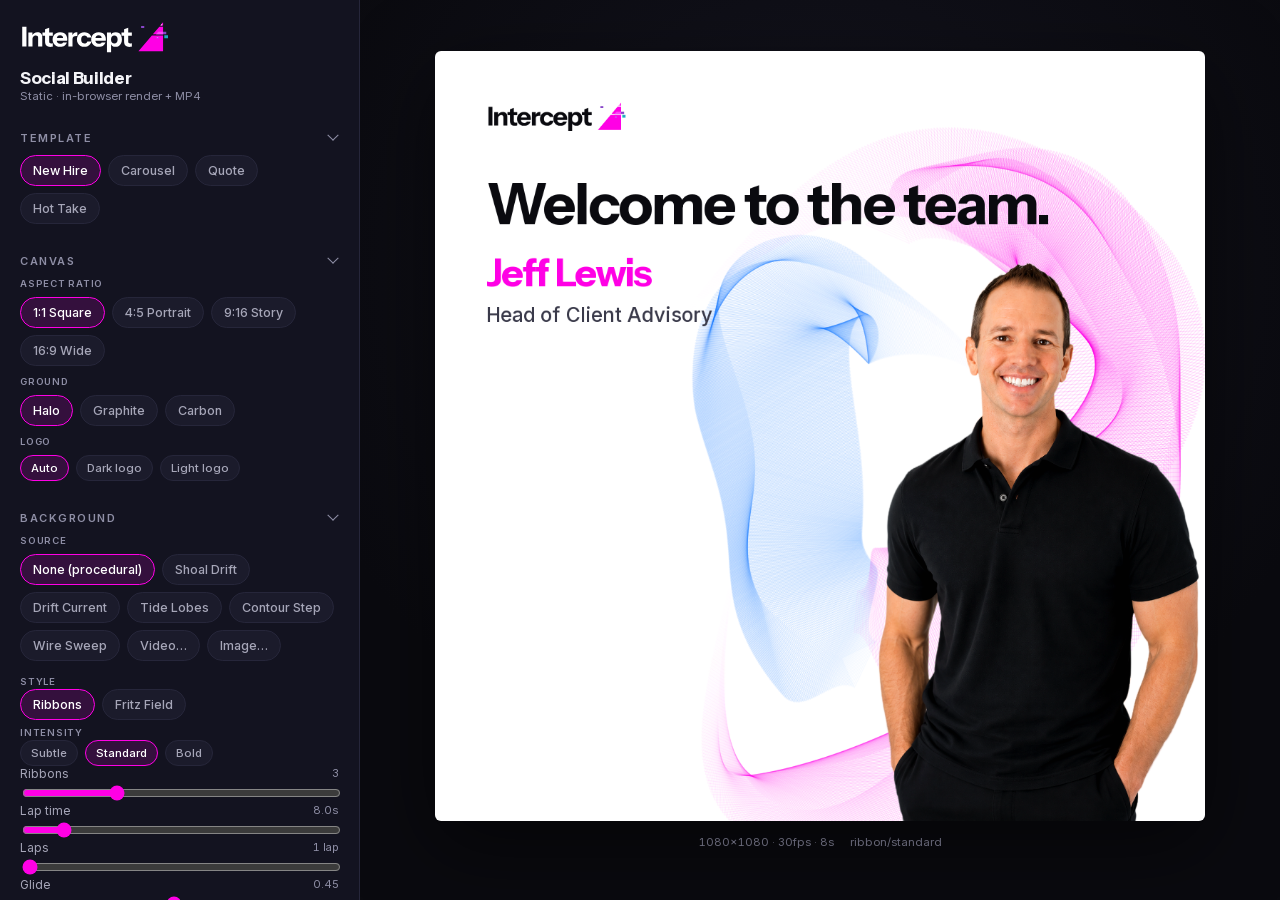
<file: index.html>
<!doctype html>
<html lang="en">
<head>
<meta charset="utf-8">
<meta name="viewport" content="width=device-width, initial-scale=1">
<title>Intercept Social Builder — Static</title>
<link rel="stylesheet" href="assets/fonts/fonts.css">
<link rel="stylesheet" href="app.css">
</head>
<body>
<!-- Canonical Intercept lockup (CENTRED) — inlined verbatim from
     intercept-brand-kit/.fritz/assets/logo/intercept-lockup-centered.svg. Inline <symbol> + <use>
     is required: an <img src="....svg"> breaks under Chrome's file:// policy. Paths are copied
     byte-for-byte and the viewBox is untouched, so the wordmark geometry cannot be warped — it is
     only ever uniformly scaled. 9 paths = the 8-path canon mark + the wordmark; the deprecated
     12-path mark must never appear here. Wordmark is #FFFFFF: this is the Halo-on-Carbon variant,
     which is the correct one for this dark panel. -->
<svg width="0" height="0" aria-hidden="true" focusable="false" style="position:absolute">
  <symbol id="intercept-lockup-centered" viewBox="0 0 324.005 76.2147">
    <path d="M297.818 26.7875l4.836-5.6776h17.566v5.6776h-22.402z" fill="#8846C9" transform="translate(0,0.22)"/>
    <path d="M272.002 8.52534h-6.859v4.31886h6.859v-4.31886z" fill="#8846C9" transform="translate(0,0.22)"/>
    <path d="M324.005 29.0518h-8.104v6.2437h8.104v-6.2437z" fill="#1DABC1" transform="translate(0,0.22)"/>
    <path d="M313.195 29.2138v34.6445h-53.918l29.447-34.6445h24.471z m0-2.4268h-22.408l14.339-16.87008h8.069v16.87008z m0-19.29684h-6.006l6.006-7.06542v7.06542z" fill="#FF00E5" transform="translate(0,0.22)"/>
    <path d="M303.01 32.5619h-3.947v2.8307h3.947v-2.8307z" fill="#5154C4" transform="translate(0,0.22)"/>
    <path d="M313.2 26.7875h-15.382l4.836-5.6776h10.546v5.6776z" fill="#FF44F9" transform="translate(0,0.22)"/>
    <path d="M307.183 7.49016l3.979-4.67468v4.67468h-3.979z" fill="#FFA9F8" transform="translate(0,0.22)"/>
    <path d="M299.063 32.5619h3.947v2.8307h-3.947v-2.8307z" fill="#FF52F9" transform="translate(0,0.22)"/>
    <path d="M4.85695 54.8039v-43.5892h9.26825v43.5892h-9.26825z m13.47545 0v-30.8757h8.847v7.2649h0.1806v23.6108h-9.0276z m21.3652 0v-19.1308c0-1.6952-0.4413-2.9665-1.324-3.8141-0.8426-0.8475-2.0864-1.2713-3.7314-1.2713-1.4043 0-2.6681 0.3229-3.7916 0.9686-1.0833 0.6458-1.9459 1.5337-2.5879 2.6638-0.6018 1.1301-0.9027 2.462-0.9027 3.9957l-0.7824-7.4465c1.0031-2.2602 2.4675-4.0562 4.3934-5.3881 1.966-1.3723 4.3733-2.0584 7.222-2.0584 3.4104 0 6.0184 0.9687 7.8239 2.906 1.8055 1.8969 2.7083 4.4598 2.7083 7.6886v20.8865h-9.0276z m26.761 0.6659c-3.932 0-6.8609-0.9484-8.7868-2.8454-1.8857-1.9373-2.8286-4.8634-2.8286-8.7783v-26.8195l9.0275-3.3903v30.5125c0 1.3722 0.3812 2.4014 1.1435 3.0875 0.7624 0.6861 1.946 1.0292 3.5509 1.0292 0.6018 0 1.1635-0.0605 1.6851-0.1816 0.5216-0.1211 1.0432-0.2624 1.5648-0.4238v6.9016c-0.5216 0.2825-1.2639 0.5045-2.2268 0.666-0.9228 0.1614-1.966 0.2421-3.1296 0.2421z m-17.3328-24.64v-6.9016h22.6892v6.9016h-22.6892z m39.0784 24.5795c-3.4104 0-6.3795-0.6659-8.9072-1.9978-2.5277-1.3723-4.4937-3.2692-5.898-5.6909-1.3641-2.4216-2.0462-5.2064-2.0462-8.3545 0-3.1885 0.6821-5.9734 2.0462-8.3546 1.4043-2.4217 3.3503-4.2984 5.8378-5.6303 2.4876-1.3723 5.3764-2.0584 8.6665-2.0584 3.1697 0 5.918 0.6458 8.2451 1.9373 2.3271 1.2915 4.1326 3.0876 5.4166 5.3881 1.284 2.3006 1.926 5.0047 1.926 8.1124 0 0.6458-0.02 1.2512-0.06 1.8163-0.04 0.5246-0.101 1.0291-0.181 1.5135h-26.6011v-5.9935h19.319l-1.5648 1.0897c0-2.5023-0.6018-4.3387-1.8055-5.5092-1.1636-1.2108-2.7684-1.8162-4.8147-1.8162-2.3672 0-4.2128 0.8072-5.5369 2.4216-1.2839 1.6144-1.9259 4.036-1.9259 7.2649 0 3.1481 0.642 5.489 1.9259 7.0227 1.3241 1.5337 3.2901 2.3005 5.898 2.3005 1.4444 0 2.6882-0.2421 3.7314-0.7265 1.0432-0.4843 1.8256-1.2713 2.3472-2.361h8.4854c-1.003 2.9866-2.7279 5.3477-5.1753 7.0832-2.4074 1.6951-5.5169 2.5427-9.3285 2.5427z m17.7068-0.6054v-30.8757h8.847v7.2649h0.181v23.6108h-9.028z m9.028-16.1038l-0.783-7.3254c0.723-2.6234 1.906-4.6213 3.551-5.9935 1.645-1.3723 3.692-2.0584 6.139-2.0584 0.762 0 1.324 0.0807 1.685 0.2422v8.4756c-0.2-0.0807-0.481-0.121-0.842-0.121-0.361-0.0404-0.803-0.0606-1.324-0.0606-2.889 0-5.016 0.5247-6.38 1.5741-1.364 1.009-2.046 2.7647-2.046 5.267z m25.977 16.7092c-3.21 0-6.039-0.6861-8.486-2.0584-2.448-1.3722-4.374-3.2692-5.778-5.6908-1.364-2.4216-2.046-5.1863-2.046-8.294 0-3.1078 0.682-5.8725 2.046-8.2941 1.404-2.4216 3.33-4.3186 5.778-5.6908 2.447-1.3723 5.276-2.0584 8.486-2.0584 2.688 0 5.095 0.5045 7.222 1.5135 2.166 0.9687 3.932 2.3207 5.296 4.0562 1.404 1.7355 2.307 3.7737 2.708 6.1146h-8.727c-0.441-1.4933-1.243-2.6234-2.407-3.3902-1.123-0.7669-2.447-1.1503-3.972-1.1503-1.444 0-2.708 0.3632-3.792 1.0897-1.043 0.7265-1.845 1.7557-2.407 3.0876-0.562 1.3319-0.842 2.9059-0.842 4.7222 0 1.8162 0.28 3.3902 0.842 4.7221 0.562 1.3319 1.364 2.3611 2.407 3.0876 1.084 0.7265 2.348 1.0897 3.792 1.0897 1.525 0 2.849-0.3834 3.972-1.1503 1.164-0.7668 1.966-1.8969 2.407-3.3902h8.727c-0.401 2.3409-1.304 4.3791-2.708 6.1146-1.364 1.7355-3.13 3.1077-5.296 4.1167-2.127 0.9687-4.534 1.453-7.222 1.453z m31.752 0c-3.41 0-6.379-0.6659-8.907-1.9978-2.528-1.3723-4.494-3.2692-5.898-5.6909-1.364-2.4216-2.046-5.2064-2.046-8.3545 0-3.1885 0.682-5.9734 2.046-8.3546 1.404-2.4217 3.35-4.2984 5.838-5.6303 2.487-1.3723 5.376-2.0584 8.666-2.0584 3.17 0 5.918 0.6458 8.245 1.9373 2.327 1.2915 4.133 3.0876 5.417 5.3881 1.284 2.3006 1.926 5.0047 1.926 8.1124 0 0.6458-0.02 1.2512-0.06 1.8163-0.041 0.5246-0.101 1.0291-0.181 1.5135h-26.601v-5.9935h19.319l-1.565 1.0897c0-2.5023-0.602-4.3387-1.805-5.5092-1.164-1.2108-2.769-1.8162-4.815-1.8162-2.367 0-4.213 0.8072-5.537 2.4216-1.284 1.6144-1.926 4.036-1.926 7.2649 0 3.1481 0.642 5.489 1.926 7.0227 1.324 1.5337 3.29 2.3005 5.898 2.3005 1.444 0 2.688-0.2421 3.731-0.7265 1.044-0.4843 1.826-1.2713 2.348-2.361h8.485c-1.003 2.9866-2.728 5.3477-5.175 7.0832-2.408 1.6951-5.517 2.5427-9.329 2.5427z m36.424 0c-2.929 0-5.276-0.6861-7.041-2.0584-1.765-1.3722-2.809-3.249-3.13-5.6303l0.482-0.0605v19.5546h-9.028v-43.2865h8.847v6.8411l-0.541-0.1211c0.441-2.2602 1.645-4.036 3.611-5.3276 1.966-1.3318 4.393-1.9978 7.282-1.9978 2.768 0 5.156 0.666 7.162 1.9978 2.046 1.2916 3.611 3.128 4.694 5.5092 1.123 2.3813 1.685 5.1863 1.685 8.4152 0 3.2692-0.582 6.1146-1.745 8.5362-1.164 2.4216-2.789 4.2984-4.875 5.6303-2.086 1.3319-4.554 1.9978-7.403 1.9978z m-2.527-7.2649c2.126 0 3.851-0.7668 5.175-2.3005 1.324-1.5337 1.987-3.7132 1.987-6.5384 0-2.8252-0.683-4.9845-2.047-6.4778-1.324-1.4934-3.069-2.24-5.236-2.24-2.086 0-3.811 0.7668-5.175 2.3005-1.325 1.4933-1.987 3.6526-1.987 6.4779 0 2.8252 0.662 5.0046 1.987 6.5383 1.364 1.4934 3.129 2.24 5.296 2.24z m32.936 7.3254c-3.932 0-6.861-0.9484-8.787-2.8454-1.886-1.9373-2.829-4.8634-2.829-8.7783v-26.8195l9.028-3.3903v30.5125c0 1.3722 0.381 2.4014 1.143 3.0875 0.763 0.6861 1.946 1.0292 3.551 1.0292 0.602 0 1.164-0.0605 1.685-0.1816 0.522-0.1211 1.043-0.2624 1.565-0.4238v6.9016c-0.522 0.2825-1.264 0.5045-2.227 0.666-0.923 0.1614-1.966 0.2421-3.129 0.2421z m-17.333-24.64v-6.9016h22.689v6.9016h-22.689z" fill="#FFFFFF" transform="translate(0,-1)"/>
  </symbol>
</svg>
<div id="app">
  <aside id="panel">
    <header id="brand">
      <svg class="brand-lockup" role="img" aria-label="Intercept">
        <use href="#intercept-lockup-centered"></use>
      </svg>
      <div>
        <div class="brand-title">Social Builder</div>
        <div class="brand-sub">Static · in-browser render + MP4</div>
      </div>
    </header>

    <!-- Panel structure: five disclosure sections instead of nine flat ones. Grouped by the DECISION
         being made rather than by which code owns the control — Canvas (shape of the frame), Background
         (everything behind the copy: procedural style AND uploaded media, which were previously two
         unrelated sections), Content, Timing, Export. Each remembers its open state. -->

    <section class="group" data-sec="template">
      <button type="button" class="sec-head" aria-expanded="true"><span>Template</span></button>
      <div class="sec-body">
        <div id="template-picker" class="chips"></div>
      </div>
    </section>

    <section class="group" data-sec="canvas">
      <button type="button" class="sec-head" aria-expanded="true"><span>Canvas</span></button>
      <div class="sec-body">
        <span class="field-label">Aspect ratio</span>
        <div id="ratio-picker" class="chips" role="radiogroup" aria-label="Aspect ratio"></div>
        <span class="field-label">Ground</span>
        <div id="ground-picker" class="chips"></div>
        <span class="field-label">Logo</span>
        <div id="logo-picker" class="chips subtle"></div>
      </div>
    </section>

    <section class="group" data-sec="background">
      <button type="button" class="sec-head" aria-expanded="true"><span>Background</span></button>
      <div class="sec-body">
        <span class="field-label">Source</span>
        <div id="bg-picker" class="chips"></div>
        <input type="file" id="bg-image-file" accept="image/*" class="hidden">
        <input type="file" id="bg-video-file" accept="video/*" class="hidden">
        <div id="bg-opacity-wrap" class="slider-row hidden">
          <label for="bg-opacity">Loop opacity</label>
          <input type="range" id="bg-opacity" min="0.1" max="0.7" step="0.02" value="0.32">
          <output id="bg-opacity-val">0.32</output>
        </div>
        <div id="bg-media-status" class="hint"></div>
        <div id="bg-image-controls" class="hidden">
          <span class="field-label">Fit</span>
          <div id="bg-image-fit" class="chips subtle"></div>
          <span class="field-label">Text tone</span>
          <div id="bg-image-ink" class="chips subtle"></div>
        </div>

        <div id="procedural-controls">
          <span class="field-label">Style</span>
          <div id="style-picker" class="chips"></div>
          <span class="field-label">Intensity</span>
          <div id="preset-picker" class="chips subtle"></div>

          <div id="ribbon-controls" class="hidden">
            <div class="slider-row wide">
              <label for="rb-count">Ribbons</label>
              <input type="range" id="rb-count" min="1" max="8" step="1" value="3">
              <output id="rb-count-val" class="mono">3</output>
            </div>
            <div class="slider-row wide">
              <label for="rb-laptime">Lap time</label>
              <input type="range" id="rb-laptime" min="4" max="40" step="0.5" value="8">
              <output id="rb-laptime-val" class="mono">8.0s</output>
            </div>
            <div class="slider-row wide">
              <label for="rb-travel">Laps</label>
              <input type="range" id="rb-travel" min="1" max="3" step="1" value="1">
              <output id="rb-travel-val" class="mono">1 lap</output>
            </div>
            <div class="slider-row wide">
              <label for="rb-glide">Glide</label>
              <input type="range" id="rb-glide" min="0" max="0.95" step="0.05" value="0.45">
              <output id="rb-glide-val" class="mono">0.45</output>
            </div>
            <div class="slider-row wide">
              <label for="rb-slither">Slither</label>
              <input type="range" id="rb-slither" min="0" max="1" step="0.05" value="0.6">
              <output id="rb-slither-val" class="mono">0.60</output>
            </div>
            <div class="slider-row wide">
              <label for="rb-twist">Twist</label>
              <input type="range" id="rb-twist" min="0" max="1" step="0.05" value="0.5">
              <output id="rb-twist-val" class="mono">0.50</output>
            </div>
            <div class="slider-row wide">
              <label for="rb-scale">Cluster size</label>
              <input type="range" id="rb-scale" min="0.5" max="1.6" step="0.05" value="1">
              <output id="rb-scale-val" class="mono">1.00</output>
            </div>
            <div class="slider-row wide">
              <label for="rb-tilt">Rotation in space</label>
              <input type="range" id="rb-tilt" min="0" max="1" step="0.05" value="0.7">
              <output id="rb-tilt-val" class="mono">0.70</output>
            </div>
            <span class="field-label">Cluster position</span>
            <div id="rb-place-picker" class="chips subtle"></div>
            <div class="slider-row wide">
              <label for="rb-x">Across</label>
              <input type="range" id="rb-x" min="0" max="1" step="0.02" value="0.58">
              <output id="rb-x-val" class="mono">0.58</output>
            </div>
            <div class="slider-row wide">
              <label for="rb-y">Down</label>
              <input type="range" id="rb-y" min="0" max="1" step="0.02" value="0.54">
              <output id="rb-y-val" class="mono">0.54</output>
            </div>
          </div>
          <div id="field-controls" class="hidden">
            <span class="field-label">Pattern</span>
            <div id="pattern-picker" class="chips subtle"></div>
            <span class="field-label">Palette</span>
            <div id="palette-picker" class="chips subtle"></div>
            <div class="slider-row wide">
              <label for="field-cell">Fritzoid size</label>
              <input type="range" id="field-cell" min="10" max="15" step="1" value="10">
              <output id="field-cell-val" class="mono">10px</output>
            </div>
            <span class="field-label">Animation</span>
            <div id="animate-picker" class="chips subtle"></div>
          </div>
        </div>
      </div>
    </section>

    <section class="group" data-sec="content">
      <button type="button" class="sec-head" aria-expanded="true"><span>Content</span></button>
      <div class="sec-body">
        <div id="content-fields"></div>
      </div>
    </section>

    <section class="group" data-sec="timing">
      <button type="button" class="sec-head" aria-expanded="false"><span>Timing</span></button>
      <div class="sec-body">
        <div id="transition-controls"></div>
      </div>
    </section>

    <section class="group export" data-sec="export">
      <button type="button" class="sec-head" aria-expanded="true"><span>Export</span></button>
      <div class="sec-body">
        <div class="export-row">
          <button id="export-mp4" class="btn primary">Export MP4</button>
          <button id="export-poster" class="btn">Poster PNG</button>
        </div>
        <div class="export-row">
          <button id="export-pdf" class="btn">Export PDF</button>
        </div>
        <div id="export-status" class="status"></div>
        <progress id="export-progress" class="hidden" max="1" value="0"></progress>
      </div>
    </section>

    <!-- Carousel PDF (2026-08-13) — a sequence of frames (template + content each), sharing the
         canvas/background/style settings configured above, exported as ONE lossless multi-page PDF
         (core/pdf-export.js). "+ Add current design as frame" snapshots whatever the Template/Content
         panels currently hold; "Edit" re-loads a frame back into those SAME panels (editing mirrors
         back into the frame live — see app.js syncEditingFrame()) rather than duplicating the entire
         content-field UI per frame. -->
    <section class="group" data-sec="carousel-pdf">
      <button type="button" class="sec-head" aria-expanded="true"><span>Carousel PDF</span></button>
      <div class="sec-body">
        <p class="hint">A sequence of frames — each its own template + content, sharing the canvas/
          background above — exported as one multi-page PDF (LinkedIn carousel/document post).</p>
        <div id="frame-list"></div>
        <div class="export-row">
          <button id="frame-add" class="btn">+ Add current design as frame</button>
        </div>
        <div id="frame-edit-banner" class="hidden"></div>
        <div class="export-row">
          <button id="export-pdf-carousel" class="btn primary" disabled>Export Carousel PDF</button>
        </div>
        <div id="pdf-status" class="status"></div>
        <progress id="pdf-progress" class="hidden" max="1" value="0"></progress>
      </div>
    </section>

    <footer id="foot">Self-contained · no server · WebCodecs H.264</footer>
  </aside>

  <main id="stage">
    <div id="stage-inner">
      <div id="preview-wrap">
        <img id="bg-image" class="hidden" alt="">
        <video id="bg-video" muted loop playsinline preload="auto" class="hidden"></video>
        <canvas id="preview-canvas" width="1080" height="1080"></canvas>
      </div>
      <div id="stage-meta"><span id="meta-dims"></span><span id="meta-note"></span></div>
    </div>
    <div id="boot-msg">Loading…</div>
  </main>
</div>

<!-- reusable browser-ready core (verbatim from the server build) -->
<script src="core/ratios.js"></script>
<script src="core/engine.js"></script>
<script src="core/motion-presets.js"></script>
<!-- procedural background styles — each must load BEFORE composer.js (it looks them up by global) -->
<script src="core/fritzoid.js"></script>
<script src="core/fritzfield.js"></script>
<script src="core/ribbon.js"></script>
<script src="core/composer.js"></script>
<!-- vendored WebCodecs -> mp4 muxer (global Mp4Muxer) -->
<script src="vendor/mp4-muxer.min.js"></script>
<!-- static-app new modules -->
<script src="core/plate-renderer.js"></script>
<script src="core/export-webcodecs.js"></script>
<script src="core/pdf-export.js"></script>
<script src="core/matting.js"></script>
<script src="core/templates.js"></script>
<script src="app.js"></script>
</body>
</html>
</file>
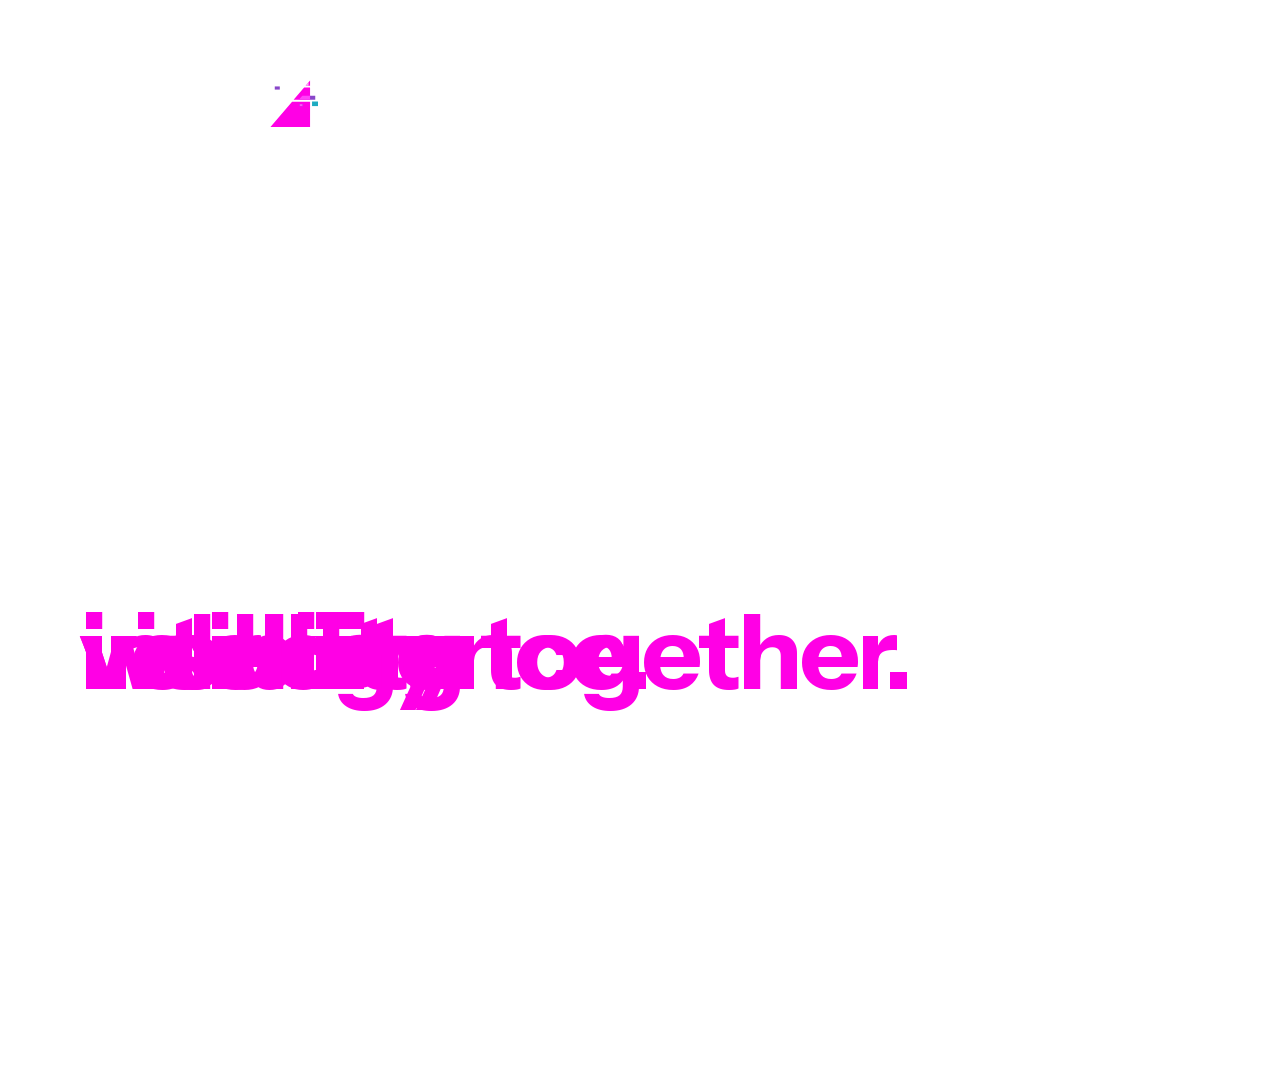
<file: templates/carousel/plates.html>
<!doctype html>
<html lang="en"><head><meta charset="utf-8">
<title>Carousel — plates</title>
<script>
  // Ratio reflow switch (04-03/RATIO-02..05): read ?ratio= and set html.ratio-{r} for the three
  // non-default ratios; unknown/absent values leave the class unset (base 1x1 layout, untouched).
  const __ratio = new URLSearchParams(location.search).get('ratio');
  const __knownRatios = ['4x5', '9x16', '16x9'];
  if (__ratio && __knownRatios.includes(__ratio)) document.documentElement.classList.add('ratio-' + __ratio);
</script>
<script>
  // Ground/ink switch (05-04, SLOT-02/04): ?ground=halo auto-selects Carbon-on-Halo ink;
  // carbon/absent/unknown adds NO class (the carousel's base ground is already carbon/
  // Halo-on-Carbon, so this keeps the default round-trip byte-identical). ?lockupInk explicitly
  // overrides the lockup's ink regardless of ground. Naming mirrors the ground-{v}/lockup-ink-{v}
  // convention used across templates.
  const __ground = new URLSearchParams(location.search).get('ground');
  if (__ground === 'halo') document.documentElement.classList.add('ground-halo');
  const __lockupInk = new URLSearchParams(location.search).get('lockupInk');
  if (__lockupInk === 'carbon' || __lockupInk === 'halo') document.documentElement.classList.add('lockup-ink-' + __lockupInk);
</script>
<style>
  /* Local fonts (BLDR-03) — the exact Google-served woff2 for this template's original CDN
     request (Instrument Sans weight 700 ALONE — a different, smaller, single-instance static
     file than New Hire's shared 500/600/700 variable-range file; Google serves different bytes
     depending on how many weights are requested together, so this template intentionally embeds
     its own distinct file rather than reusing New Hire's, to stay byte-identical to the committed
     goldens). Path is relative to this file's own directory (templates/carousel/). */
  @font-face{font-family:'Instrument Sans';font-style:normal;font-weight:700;font-display:swap;
    src:url('../../assets/fonts/instrument-sans-700-solo.woff2') format('woff2');}
  :root{--flarepop-100:#ff00e5;--halo-100:#ffffff;--font-display:'Instrument Sans',system-ui,sans-serif;}
  *,*::before,*::after{box-sizing:border-box;}
  body{margin:0;width:1080px;height:1080px;overflow:hidden;background:transparent;}
  .frame{width:1080px;height:1080px;position:relative;overflow:hidden;background:transparent;}
  .lockup{position:absolute;top:80px;left:80px;height:56px;aspect-ratio:4.25/1;color:var(--halo-100);}
  .lockup svg{width:100%;height:100%;display:block;}
  .beat{position:absolute;inset:0;padding:80px;display:flex;align-items:center;}
  .stmt{font-family:var(--font-display);font-weight:700;font-size:104px;line-height:1.08;
    letter-spacing:-0.03em;color:var(--halo-100);margin:0;}
  .stmt .accent{color:var(--flarepop-100);}

  /* Ratio-scoped reflow blocks (04-03) — append-only, base 1x1 rules above stay untouched. */
  html.ratio-4x5 body,html.ratio-4x5 .frame{width:1080px;height:1350px;}
  html.ratio-4x5 .lockup{top:88px;left:88px;}
  html.ratio-4x5 .beat{padding:88px;}
  html.ratio-4x5 .stmt{font-size:112px;}

  /* 9x16: same centered-beat composition, taller frame — breathing room above/below the
     statement IS the design (flex align-items:center already centers on the cross axis at any
     frame height); type is not stretched to fill the extra height. */
  html.ratio-9x16 body,html.ratio-9x16 .frame{width:1080px;height:1920px;}
  html.ratio-9x16 .lockup{top:96px;left:88px;}
  html.ratio-9x16 .beat{padding:88px;}
  html.ratio-9x16 .stmt{font-size:112px;line-height:1.1;}

  /* 16x9: composition re-sets as a left-aligned pull-quote (never a center-stretched square) —
     .beat's default flex justify-content (flex-start) already left-aligns; constrain .stmt to
     ~62% width so the statement rewraps for the wide frame instead of stretching edge-to-edge. */
  html.ratio-16x9 body,html.ratio-16x9 .frame{width:1920px;height:1080px;}
  html.ratio-16x9 .lockup{top:80px;left:96px;}
  html.ratio-16x9 .beat{padding:96px;}
  html.ratio-16x9 .stmt{font-size:104px;max-width:62%;}

  /* Ground ink flip + lockup ink override (05-04, SLOT-02/04) — appended, base rules above
     untouched. ground=halo auto-selects Carbon-on-Halo (no class for carbon/absent/unknown keeps
     the default round-trip byte-identical); lockupInk explicitly overrides either way — ink rules
     come AFTER the ground rule so an explicit lockupInk always wins a specificity tie. .stmt
     .accent keeps its own untouched rule (Flarepop, colored text only, both grounds). */
  :root{--carbon-500:#0a0a0f;--carbon-100:#3a3a4a;}
  html.ground-halo .stmt{color:var(--carbon-500);}
  html.ground-halo .lockup{color:var(--carbon-500);}
  html.lockup-ink-carbon .lockup{color:var(--carbon-500);}
  html.lockup-ink-halo .lockup{color:var(--halo-100);}
</style></head>
<body>
<svg style="position:absolute;width:0;height:0;overflow:hidden" aria-hidden="true"><symbol id="intercept-lockup-centered" viewBox="0 -9 324.005 76.2147">
  <g transform="translate(0, -8.78)">
    <g>
      <path d="M297.818 26.7875L302.654 21.1099H320.22V26.7875H297.818Z" fill="#8846C9"/>
      <path d="M272.002 8.52534H265.143V12.8442H272.002V8.52534Z" fill="#8846C9"/>
      <path d="M324.005 29.0518H315.901V35.2955H324.005V29.0518Z" fill="#1DABC1"/>
    </g>
    <path d="M313.195 29.2138V63.8583H259.277L288.724 29.2138H313.195ZM313.195 26.787H290.787L305.126 9.91692H313.195V26.787ZM313.195 7.49016H307.189L313.195 0.424735V7.49016Z" fill="#FF00E5"/>
    <g>
      <path d="M303.01 32.5619H299.063V35.3926H303.01V32.5619Z" fill="#5154C4"/>
      <path d="M313.2 26.7875H297.818L302.654 21.1099H313.2V26.7875Z"   fill="#FF44F9"/>
      <path d="M307.183 7.49016L311.162 2.81548V7.49016H307.183Z"        fill="#FFA9F8"/>
      <path d="M299.063 32.5619H303.01V35.3926H299.063V32.5619Z"          fill="#FF52F9"/>
    </g>
  </g>
  <g transform="translate(0, -10)" fill="currentColor">
    <path d="M4.85695 54.8039V11.2147H14.1252V54.8039H4.85695Z"/>
    <path d="M18.3324 54.8039V23.9282H27.1794V31.1931H27.36V54.8039H18.3324ZM39.6976 54.8039V35.6731C39.6976 33.9779 39.2563 32.7066 38.3736 31.859C37.531 31.0115 36.2872 30.5877 34.6422 30.5877C33.2379 30.5877 31.9741 30.9106 30.8506 31.5563C29.7673 32.2021 28.9047 33.09 28.2627 34.2201C27.6609 35.3502 27.36 36.6821 27.36 38.2158L26.5776 30.7693C27.5807 28.5091 29.0451 26.7131 30.971 25.3812C32.937 24.0089 35.3443 23.3228 38.193 23.3228C41.6034 23.3228 44.2114 24.2915 46.0169 26.2288C47.8224 28.1257 48.7252 30.6886 48.7252 33.9174V54.8039H39.6976Z"/>
    <path d="M66.4586 55.4698C62.5266 55.4698 59.5977 54.5214 57.6718 52.6244C55.7861 50.6871 54.8432 47.761 54.8432 43.8461V17.0266L63.8707 13.6363V44.1488C63.8707 45.521 64.2519 46.5502 65.0142 47.2363C65.7766 47.9224 66.9602 48.2655 68.5651 48.2655C69.1669 48.2655 69.7286 48.205 70.2502 48.0839C70.7718 47.9628 71.2934 47.8215 71.815 47.6601V54.5617C71.2934 54.8442 70.5511 55.0662 69.5882 55.2277C68.6654 55.3891 67.6222 55.4698 66.4586 55.4698ZM49.1258 30.8298V23.9282H71.815V30.8298H49.1258Z"/>
    <path d="M88.2042 55.4093C84.7938 55.4093 81.8247 54.7434 79.297 53.4115C76.7693 52.0392 74.8033 50.1423 73.399 47.7206C72.0349 45.299 71.3528 42.5142 71.3528 39.3661C71.3528 36.1776 72.0349 33.3927 73.399 31.0115C74.8033 28.5898 76.7493 26.7131 79.2368 25.3812C81.7244 24.0089 84.6132 23.3228 87.9033 23.3228C91.073 23.3228 93.8213 23.9686 96.1484 25.2601C98.4755 26.5516 100.281 28.3477 101.565 30.6482C102.849 32.9488 103.491 35.6529 103.491 38.7606C103.491 39.4064 103.471 40.0118 103.431 40.5769C103.391 41.1015 103.33 41.606 103.25 42.0904H76.6489V36.0969H95.9679L94.4031 37.1866C94.4031 34.6843 93.8013 32.8479 92.5976 31.6774C91.434 30.4666 89.8292 29.8612 87.7829 29.8612C85.4157 29.8612 83.5701 30.6684 82.246 32.2828C80.9621 33.8972 80.3201 36.3188 80.3201 39.5477C80.3201 42.6958 80.9621 45.0367 82.246 46.5704C83.5701 48.1041 85.5361 48.8709 88.144 48.8709C89.5884 48.8709 90.8322 48.6288 91.8754 48.1444C92.9186 47.6601 93.701 46.8731 94.2226 45.7834H102.708C101.705 48.77 99.9801 51.1311 97.5327 52.8666C95.1253 54.5617 92.0158 55.4093 88.2042 55.4093Z"/>
    <path d="M105.911 54.8039V23.9282H114.758V31.1931H114.939V54.8039H105.911ZM114.939 38.7001L114.156 31.3747C114.879 28.7513 116.062 26.7534 117.707 25.3812C119.352 24.0089 121.399 23.3228 123.846 23.3228C124.608 23.3228 125.17 23.4035 125.531 23.565V32.0406C125.331 31.9599 125.05 31.9196 124.689 31.9196C124.328 31.8792 123.886 31.859 123.365 31.859C120.476 31.859 118.349 32.3837 116.985 33.4331C115.621 34.4421 114.939 36.1978 114.939 38.7001Z"/>
    <path d="M140.916 55.4093C137.706 55.4093 134.877 54.7232 132.43 53.3509C129.982 51.9787 128.056 50.0817 126.652 47.6601C125.288 45.2385 124.606 42.4738 124.606 39.3661C124.606 36.2583 125.288 33.4936 126.652 31.072C128.056 28.6504 129.982 26.7534 132.43 25.3812C134.877 24.0089 137.706 23.3228 140.916 23.3228C143.604 23.3228 146.011 23.8273 148.138 24.8363C150.304 25.805 152.07 27.157 153.434 28.8925C154.838 30.628 155.741 32.6662 156.142 35.0071H147.415C146.974 33.5138 146.172 32.3837 145.008 31.6169C143.885 30.85 142.561 30.4666 141.036 30.4666C139.592 30.4666 138.328 30.8298 137.244 31.5563C136.201 32.2828 135.399 33.312 134.837 34.6439C134.275 35.9758 133.995 37.5498 133.995 39.3661C133.995 41.1823 134.275 42.7563 134.837 44.0882C135.399 45.4201 136.201 46.4493 137.244 47.1758C138.328 47.9023 139.592 48.2655 141.036 48.2655C142.561 48.2655 143.885 47.8821 145.008 47.1152C146.172 46.3484 146.974 45.2183 147.415 43.725H156.142C155.741 46.0659 154.838 48.1041 153.434 49.8396C152.07 51.5751 150.304 52.9473 148.138 53.9563C146.011 54.925 143.604 55.4093 140.916 55.4093Z"/>
    <path d="M172.668 55.4093C169.258 55.4093 166.289 54.7434 163.761 53.4115C161.233 52.0392 159.267 50.1423 157.863 47.7206C156.499 45.299 155.817 42.5142 155.817 39.3661C155.817 36.1776 156.499 33.3927 157.863 31.0115C159.267 28.5898 161.213 26.7131 163.701 25.3812C166.188 24.0089 169.077 23.3228 172.367 23.3228C175.537 23.3228 178.285 23.9686 180.612 25.2601C182.939 26.5516 184.745 28.3477 186.029 30.6482C187.313 32.9488 187.955 35.6529 187.955 38.7606C187.955 39.4064 187.935 40.0118 187.895 40.5769C187.854 41.1015 187.794 41.606 187.714 42.0904H161.113V36.0969H180.432L178.867 37.1866C178.867 34.6843 178.265 32.8479 177.062 31.6774C175.898 30.4666 174.293 29.8612 172.247 29.8612C169.88 29.8612 168.034 30.6684 166.71 32.2828C165.426 33.8972 164.784 36.3188 164.784 39.5477C164.784 42.6958 165.426 45.0367 166.71 46.5704C168.034 48.1041 170 48.8709 172.608 48.8709C174.052 48.8709 175.296 48.6288 176.339 48.1444C177.383 47.6601 178.165 46.8731 178.687 45.7834H187.172C186.169 48.77 184.444 51.1311 181.997 52.8666C179.589 54.5617 176.48 55.4093 172.668 55.4093Z"/>
    <path d="M209.092 55.4093C206.163 55.4093 203.816 54.7232 202.051 53.3509C200.286 51.9787 199.242 50.1019 198.921 47.7206L199.403 47.6601V67.2147H190.375V23.9282H199.222V30.7693L198.681 30.6482C199.122 28.388 200.326 26.6122 202.292 25.3206C204.258 23.9888 206.685 23.3228 209.574 23.3228C212.342 23.3228 214.73 23.9888 216.736 25.3206C218.782 26.6122 220.347 28.4486 221.43 30.8298C222.553 33.2111 223.115 36.0161 223.115 39.245C223.115 42.5142 222.533 45.3596 221.37 47.7812C220.206 50.2028 218.581 52.0796 216.495 53.4115C214.409 54.7434 211.941 55.4093 209.092 55.4093ZM206.565 48.1444C208.691 48.1444 210.416 47.3776 211.74 45.8439C213.064 44.3102 213.727 42.1307 213.727 39.3055C213.727 36.4803 213.044 34.321 211.68 32.8277C210.356 31.3343 208.611 30.5877 206.444 30.5877C204.358 30.5877 202.633 31.3545 201.269 32.8882C199.944 34.3815 199.282 36.5408 199.282 39.3661C199.282 42.1913 199.944 44.3707 201.269 45.9044C202.633 47.3978 204.398 48.1444 206.565 48.1444Z"/>
    <path d="M239.501 55.4698C235.569 55.4698 232.64 54.5214 230.714 52.6244C228.828 50.6871 227.885 47.761 227.885 43.8461V17.0266L236.913 13.6363V44.1488C236.913 45.521 237.294 46.5502 238.056 47.2363C238.819 47.9224 240.002 48.2655 241.607 48.2655C242.209 48.2655 242.771 48.205 243.292 48.0839C243.814 47.9628 244.335 47.8215 244.857 47.6601V54.5617C244.335 54.8442 243.593 55.0662 242.63 55.2277C241.707 55.3891 240.664 55.4698 239.501 55.4698ZM222.168 30.8298V23.9282H244.857V30.8298H222.168Z"/>
  </g>
</symbol></svg>
<div class="frame">
  <div class="lockup" data-plate="lockup"><svg><use href="#intercept-lockup-centered"/></svg></div>
  <div class="beat" data-plate="beat-1"><h2 class="stmt">Some teams<br>need better<br><span class="accent">intelligence.</span></h2></div>
  <div class="beat" data-plate="beat-2"><h2 class="stmt">Some teams<br>need greater<br><span class="accent">visibility.</span></h2></div>
  <div class="beat" data-plate="beat-3"><h2 class="stmt">Some teams<br>need more<br><span class="accent">velocity.</span></h2></div>
  <div class="beat" data-plate="beat-4"><h2 class="stmt">Most teams<br>need all four<br><span class="accent">working together.</span></h2></div>
</div>
<script>
  // Dynamic beats injection + accent contract + overflow fit (05-04, SLOT-01/02/04). No ?content=
  // -> zero DOM writes; the committed static markup renders exactly as before. With content
  // present, an N-length beats[] array rebuilds one `.beat[data-plate=beat-N]` div per entry using
  // createTextNode/appendChild only (never innerHTML — copy is transcribed verbatim). The
  // \n-structured carousel defaults (src/templates/carousel.cjs) are precisely what this rebuild
  // reproduces byte-identically against the committed plates — that's why capture-content-plates.
  // cjs can pass content= unconditionally, even for a pure default spec.
  (function () {
    var raw = new URLSearchParams(location.search).get('content');
    if (!raw) return; // additive-optional: default (no-content) capture path is completely untouched
    var content;
    try { content = JSON.parse(decodeURIComponent(raw)); } catch (e) { return; }
    if (!content || !Array.isArray(content.beats)) return;

    // applyTextControls (Phase 14 per-slot COLOR + SIZE) — content.colors[slot] is a resolved brand hex
    // (no hex literal in this file); content.sizeScales[slot] multiplies each target's BASE font-size,
    // applied BEFORE runFit so size is a TARGET and the overflow auto-fit stays the safety clamp. The
    // .accent span keeps its own Flarepop rule. Absent => ZERO writes => byte-identical.
    function applyTextControls(map) {
      var colors = content.colors, sizes = content.sizeScales;
      // colorLine — color ONE \n-line. An Element (a word span / the Flarepop accent span) is colored
      // directly (an inline color beats the class, so a per-line color OVERRIDES the auto-accent); a bare
      // text node is wrapped in a fresh inline <span> so only that line is colored. No layout change, so
      // the overflow-fit pass (which measures the original text nodes) is unaffected.
      function colorLine(node, hex) {
        if (!node || !hex) return;
        if (node.nodeType === 1) { node.style.color = hex; return; }
        var parent = node.parentNode; if (!parent) return;
        var span = document.createElement('span');
        parent.insertBefore(span, node);
        span.appendChild(node);
        span.style.color = hex;
      }
      Object.keys(map).forEach(function (slot) {
        var t = map[slot];
        var c = colors ? colors[slot] : null;
        if (Array.isArray(c)) {
          // PER-LINE color (Phase 14 v1.2): c is an array of resolved brand hexes, ONE PER \n-line
          // (index 0 = first line). A shorter array / null entry leaves that line at its slot/template
          // default. Applied to every instance this slot rendered (e.g. each carousel beat). A line entry
          // may be a single node OR an array of nodes (e.g. a quote line's word spans).
          (t.lines || []).forEach(function (instance) {
            (instance || []).forEach(function (lineEntry, i) {
              var hex = c[i]; if (!hex) return;
              (Array.isArray(lineEntry) ? lineEntry : [lineEntry]).forEach(function (n) { colorLine(n, hex); });
            });
          });
        } else if (typeof c === 'string' && c) {
          (t.color || []).forEach(function (el) { if (el) el.style.color = c; });
        }
        if (sizes && typeof sizes[slot] === 'number' && isFinite(sizes[slot]) && sizes[slot] !== 1) {
          (t.size || []).forEach(function (el) {
            if (!el) return;
            var base = parseFloat(getComputedStyle(el).fontSize);
            if (isFinite(base)) el.style.fontSize = (base * sizes[slot]) + 'px';
          });
        }
      });
    }

    // ---- accent contract: split each beat on \n; final \n-line -> span.accent (Flarepop) unless
    // {text, accent:false}. A single-line beat (no \n) has only one line, which IS the final line,
    // so it gets the accent treatment too unless opted out — this is why the defaults are
    // \n-structured 3-line strings: it's what makes the default-spec round-trip reproduce the
    // committed 3-line/final-accent markup through this exact code path.
    function buildStmt(entry) {
      var isObj = entry && typeof entry === 'object';
      var text = isObj ? entry.text : entry;
      var accentOn = !(isObj && entry.accent === false);
      var lines = String(text).split('\n');
      var h2 = document.createElement('h2');
      h2.className = 'stmt';
      var lineNodes = []; // one text node per authored line, kept for the fit pass below
      lines.forEach(function (line, i) {
        var isLast = i === lines.length - 1;
        var tn = document.createTextNode(line);
        if (isLast && accentOn) {
          var span = document.createElement('span');
          span.className = 'accent';
          span.appendChild(tn);
          h2.appendChild(span);
        } else {
          h2.appendChild(tn);
        }
        lineNodes.push(tn);
        if (!isLast) h2.appendChild(document.createElement('br'));
      });
      return { el: h2, lineNodes: lineNodes };
    }

    var frame = document.querySelector('.frame');
    Array.prototype.slice.call(frame.querySelectorAll('.beat[data-plate]')).forEach(function (el) { el.remove(); });

    var built = []; // { plate, beatEl, stmt:{el, lineNodes} }
    content.beats.forEach(function (entry, i) {
      var plate = 'beat-' + (i + 1);
      var div = document.createElement('div');
      div.className = 'beat';
      div.setAttribute('data-plate', plate);
      var stmt = buildStmt(entry);
      div.appendChild(stmt.el);
      frame.appendChild(div);
      built.push({ plate: plate, beatEl: div, stmt: stmt });
    });

    // beats -> every beat's .stmt block (non-accent text). `lines` = one instance PER BEAT, each the
    // beat's authored \n-lines (one text node each), so a per-line colors array colors each line of every
    // beat consistently. Applied before runFit so size is a target.
    applyTextControls({ beats: {
      color: built.map(function (b) { return b.stmt.el; }),
      size: built.map(function (b) { return b.stmt.el; }),
      lines: built.map(function (b) { return b.stmt.lineNodes; }),
    } });

    // ---- overflow fit (05-04 Task 2): scale-down in 5% steps to a 65% floor while preserving the
    // authored line structure (no extra wrap), then allow natural wrap while continuing to scale
    // down to a hard 50% floor, never clipping. WRITE-FREE WHEN NOT ENGAGED: a .stmt that already
    // fits at base size (measured against its authored line structure) gets zero style mutations —
    // the default-spec round-trip depends on this even with the fit pass live.
    var SCALE_STEP = 0.05, SOFT_FLOOR = 0.65, HARD_FLOOR = 0.5;

    function rectToPlain(r) {
      return { width: r.width, height: r.height, left: r.left, top: r.top, right: r.right, bottom: r.bottom };
    }

    // Measures the natural (unwrapped) width of each authored line via a temporary nowrap toggle,
    // bypassing any implicit flex-shrink-driven wrap — this tells us whether the AUTHORED line
    // structure itself needs help, independent of what the browser might silently do on its own.
    function maxLineWidthNoWrap(stmtEl, lineNodes) {
      var had = stmtEl.style.whiteSpace;
      stmtEl.style.whiteSpace = 'nowrap';
      var max = 0;
      lineNodes.forEach(function (tn) {
        var r = document.createRange();
        r.selectNodeContents(tn);
        var rects = r.getClientRects();
        for (var i = 0; i < rects.length; i++) if (rects[i].width > max) max = rects[i].width;
      });
      if (had) stmtEl.style.whiteSpace = had; else stmtEl.style.removeProperty('white-space');
      return max;
    }

    function runFit() {
      window.__slotFitReport = window.__slotFitReport || {};
      built.forEach(function (item) {
        var stmtEl = item.stmt.el, lineNodes = item.stmt.lineNodes, beatEl = item.beatEl;
        var beatCs = getComputedStyle(beatEl);
        var availableWidth = beatEl.clientWidth - parseFloat(beatCs.paddingLeft) - parseFloat(beatCs.paddingRight);
        var availableHeight = beatEl.clientHeight - parseFloat(beatCs.paddingTop) - parseFloat(beatCs.paddingBottom);
        var stmtCs = getComputedStyle(stmtEl);
        // getComputedStyle keeps max-width as a literal percentage string (e.g. "62%") rather than
        // resolving it to px — resolve it ourselves against the beat's content-box width (the
        // containing block a flex item's percentage max-width resolves against). A plain px value
        // (or "none") is used as-is.
        var maxWidthRaw = stmtCs.maxWidth;
        var cssMaxWidth = NaN;
        if (maxWidthRaw && maxWidthRaw !== 'none') {
          cssMaxWidth = maxWidthRaw.indexOf('%') !== -1
            ? (parseFloat(maxWidthRaw) / 100) * availableWidth
            : parseFloat(maxWidthRaw);
        }
        if (Number.isFinite(cssMaxWidth) && cssMaxWidth > 0 && cssMaxWidth < availableWidth) availableWidth = cssMaxWidth;

        var baseFontSizePx = parseFloat(stmtCs.fontSize);
        var authoredLineCount = lineNodes.length;
        var naturalMaxLineWidth = maxLineWidthNoWrap(stmtEl, lineNodes);
        var naturalLineHeightPx = parseFloat(getComputedStyle(stmtEl).lineHeight);
        var naturalTotalHeight = authoredLineCount * naturalLineHeightPx;

        if (naturalMaxLineWidth <= availableWidth + 0.5 && naturalTotalHeight <= availableHeight + 0.5) {
          // Already fits at base size — ZERO style mutations (write-free requirement).
          window.__slotFitReport[item.plate] = { scale: 1, rect: rectToPlain(stmtEl.getBoundingClientRect()) };
          return;
        }

        var scale = 1, fitted = false;

        // Phase A: shrink font in 5% steps to the 65% floor, preserving the authored line count
        // (no additional wrap) — re-measured at each step since font-size affects line width/height.
        for (var s = 0.95; s >= SOFT_FLOOR - 1e-9; s -= SCALE_STEP) {
          stmtEl.style.fontSize = (baseFontSizePx * s) + 'px';
          var lw = maxLineWidthNoWrap(stmtEl, lineNodes);
          var lh = parseFloat(getComputedStyle(stmtEl).lineHeight) * authoredLineCount;
          scale = s;
          if (lw <= availableWidth + 0.5 && lh <= availableHeight + 0.5) { fitted = true; break; }
        }

        if (!fitted) {
          // Phase B: allow natural wrap within the available width — keep reducing scale to the
          // 50% hard floor; never below it (accept the floor as final even if still tight).
          stmtEl.style.maxWidth = availableWidth + 'px';
          for (var s2 = SOFT_FLOOR; s2 >= HARD_FLOOR - 1e-9; s2 -= SCALE_STEP) {
            stmtEl.style.fontSize = (baseFontSizePx * s2) + 'px';
            var bx = stmtEl.getBoundingClientRect();
            var noHOverflow = stmtEl.scrollWidth <= stmtEl.clientWidth + 1;
            var withinH = bx.height <= availableHeight + 0.5;
            scale = s2;
            if (noHOverflow && withinH) { fitted = true; break; }
          }
          if (!fitted) {
            stmtEl.style.fontSize = (baseFontSizePx * HARD_FLOOR) + 'px';
            scale = HARD_FLOOR;
          }
        }

        window.__slotFitReport[item.plate] = { scale: scale, rect: rectToPlain(stmtEl.getBoundingClientRect()) };
      });
    }

    // Defer measurement until the web font has actually applied — measuring against a fallback
    // font's metrics would produce wrong scale decisions once Instrument Sans swaps in.
    // plate-capture.cjs already awaits document.fonts.ready before screenshotting, and this
    // handler is registered before that later await, so it is guaranteed to run first.
    if (document.fonts && document.fonts.ready && document.fonts.ready.then) {
      document.fonts.ready.then(runFit);
    } else {
      runFit();
    }
  })();
</script>
<script>
  const only=new URLSearchParams(location.search).get('only');
  if(only){for(const el of document.querySelectorAll('[data-plate]')){el.style.visibility=(el.getAttribute('data-plate')===only)?'visible':'hidden';}}
</script>
</body></html>
</file>
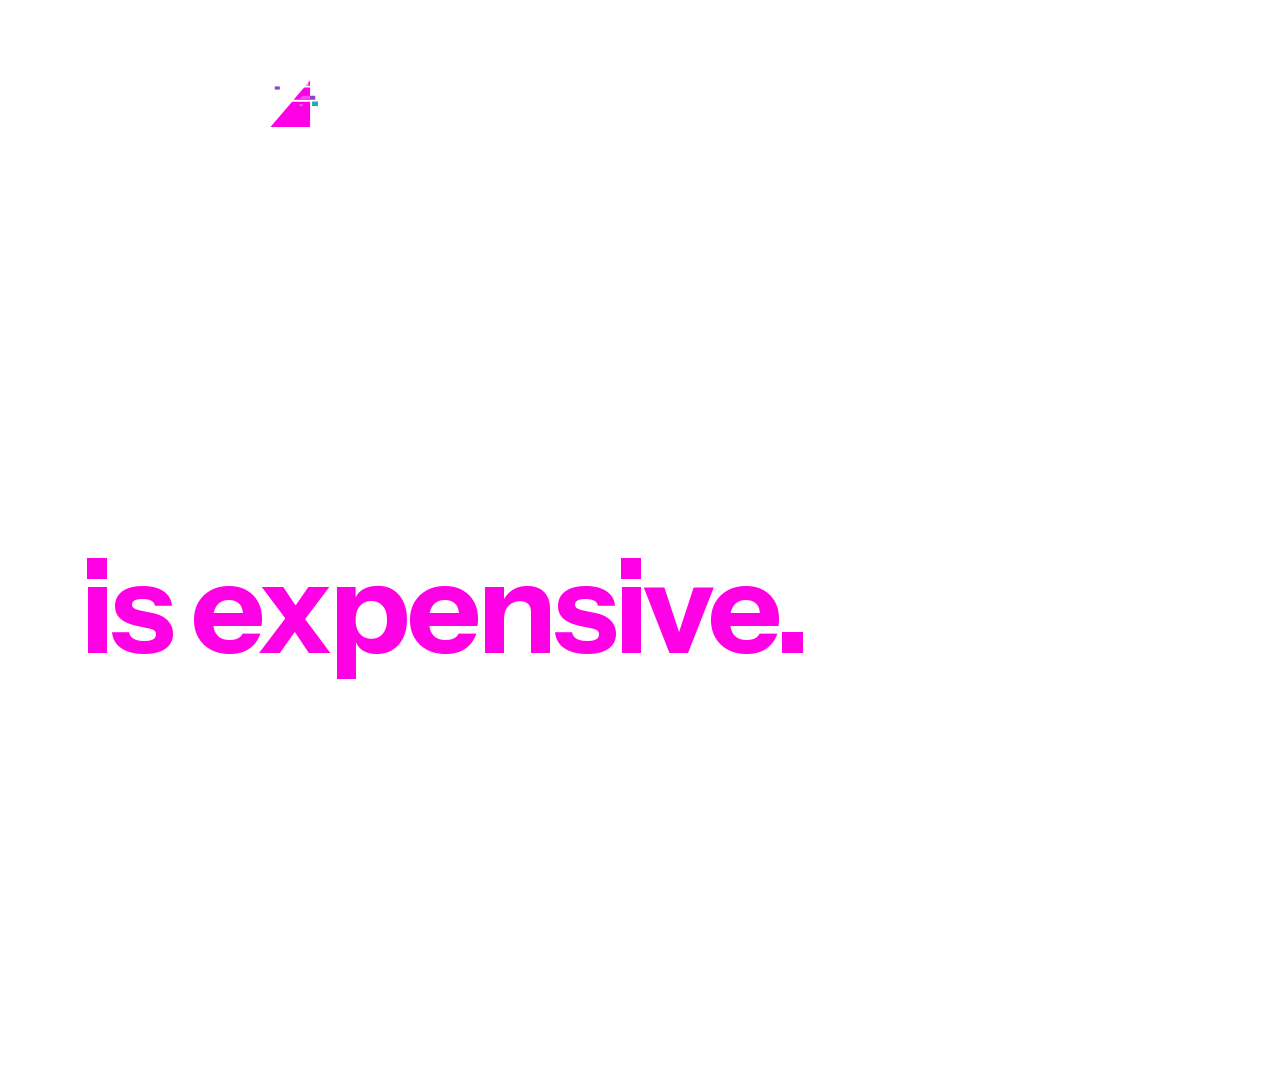
<file: templates/hot-take/plates.html>
<!doctype html>
<html lang="en"><head><meta charset="utf-8">
<title>Hot-take — plates</title>
<script>
  // Ratio reflow switch (RATIO-02..05): read ?ratio= and set html.ratio-{r} for the three
  // non-default ratios; unknown/absent values leave the class unset (base 1x1 layout, untouched).
  const __ratio = new URLSearchParams(location.search).get('ratio');
  const __knownRatios = ['4x5', '9x16', '16x9'];
  if (__ratio && __knownRatios.includes(__ratio)) document.documentElement.classList.add('ratio-' + __ratio);
</script>
<script>
  // Ground/ink switch (SLOT-02/04): ?ground=halo auto-selects Carbon-on-Halo ink; carbon/absent/
  // unknown adds NO class (the hot-take's base ground is carbon / Halo-on-Carbon, so this keeps the
  // default round-trip byte-identical). ?lockupInk explicitly overrides the lockup's ink regardless
  // of ground. Naming mirrors the ground-{v}/lockup-ink-{v} convention used across templates. Uses
  // classList.add (never a className assignment) so this can never clobber the ratio script above.
  const __ground = new URLSearchParams(location.search).get('ground');
  if (__ground === 'halo') document.documentElement.classList.add('ground-halo');
  const __lockupInk = new URLSearchParams(location.search).get('lockupInk');
  if (__lockupInk === 'carbon' || __lockupInk === 'halo') document.documentElement.classList.add('lockup-ink-' + __lockupInk);
</script>
<style>
  /* Local font (BLDR-03, no CDN) — the punchy display weight for the statement is Instrument Sans
     700, embedded from the exact Google-served single-weight woff2 (instrument-sans-700-solo.woff2,
     the same bytes the carousel template uses). Path is relative to this file's own directory
     (templates/hot-take/), which is how plate-capture.cjs's file:// load resolves it. */
  @font-face{font-family:'Instrument Sans';font-style:normal;font-weight:700;font-display:swap;
    src:url('../../assets/fonts/instrument-sans-700-solo.woff2') format('woff2');}
  :root{--flarepop-100:#ff00e5;--halo-100:#ffffff;--carbon-500:#0a0a0f;--carbon-100:#3a3a4a;
    --font-display:'Instrument Sans',system-ui,sans-serif;}
  *,*::before,*::after{box-sizing:border-box;}
  body{margin:0;width:1080px;height:1080px;overflow:hidden;background:transparent;}
  .frame{width:1080px;height:1080px;position:relative;overflow:hidden;background:transparent;}
  .lockup{position:absolute;top:80px;left:80px;height:56px;aspect-ratio:4.25/1;color:var(--halo-100);}
  .lockup svg{width:100%;height:100%;display:block;}
  /* The statement is a FULL-FRAME plate (inset:0), vertically centered, left-aligned (the established
     Fritz pull-quote convention). In v2 the statement is ALWAYS composed unclipped at full opacity —
     the apex-up triangle SWEEP accent is drawn by the composer primitive as an UNDERLAY BEHIND this
     plate (not a clip of it), so the type is never fragmented and stays fully legible. */
  .statement{position:absolute;inset:0;padding:80px;display:flex;align-items:center;}
  .stmt{font-family:var(--font-display);font-weight:700;font-size:128px;line-height:1.05;
    letter-spacing:-0.03em;color:var(--halo-100);margin:0;}
  .stmt .accent{color:var(--flarepop-100);}

  /* Ratio-scoped reflow blocks — append-only, base 1x1 rules above stay untouched. */
  html.ratio-4x5 body,html.ratio-4x5 .frame{width:1080px;height:1350px;}
  html.ratio-4x5 .lockup{top:88px;left:88px;}
  html.ratio-4x5 .statement{padding:88px;}
  html.ratio-4x5 .stmt{font-size:136px;}

  /* 9x16: same centered-statement composition, taller frame — breathing room above/below the
     statement IS the design (flex align-items:center already centers on the cross axis at any
     frame height); type is not stretched to fill the extra height. */
  html.ratio-9x16 body,html.ratio-9x16 .frame{width:1080px;height:1920px;}
  html.ratio-9x16 .lockup{top:96px;left:88px;}
  html.ratio-9x16 .statement{padding:88px;}
  html.ratio-9x16 .stmt{font-size:136px;line-height:1.06;}

  /* 16x9: composition re-sets as a left-aligned statement (never a center-stretched square) —
     .statement's default flex justify-content (flex-start) already left-aligns; constrain .stmt to
     ~64% width so the line rewraps for the wide frame instead of stretching edge-to-edge. */
  html.ratio-16x9 body,html.ratio-16x9 .frame{width:1920px;height:1080px;}
  html.ratio-16x9 .lockup{top:80px;left:96px;}
  html.ratio-16x9 .statement{padding:96px;}
  html.ratio-16x9 .stmt{font-size:128px;max-width:64%;}

  /* Ground ink flip + lockup ink override (SLOT-02/04) — appended, base rules above untouched.
     ground=halo auto-selects Carbon-on-Halo (no class for carbon/absent/unknown keeps the default
     round-trip byte-identical); lockupInk explicitly overrides either way — ink rules come AFTER the
     ground rule so an explicit lockupInk always wins a specificity tie. .stmt .accent keeps its own
     untouched rule (Flarepop, colored text only, both grounds). */
  html.ground-halo .stmt{color:var(--carbon-500);}
  html.ground-halo .lockup{color:var(--carbon-500);}
  html.lockup-ink-carbon .lockup{color:var(--carbon-500);}
  html.lockup-ink-halo .lockup{color:var(--halo-100);}
</style></head>
<body>
<svg style="position:absolute;width:0;height:0;overflow:hidden" aria-hidden="true"><symbol id="intercept-lockup-centered" viewBox="0 -9 324.005 76.2147">
  <g transform="translate(0, -8.78)">
    <g>
      <path d="M297.818 26.7875L302.654 21.1099H320.22V26.7875H297.818Z" fill="#8846C9"/>
      <path d="M272.002 8.52534H265.143V12.8442H272.002V8.52534Z" fill="#8846C9"/>
      <path d="M324.005 29.0518H315.901V35.2955H324.005V29.0518Z" fill="#1DABC1"/>
    </g>
    <path d="M313.195 29.2138V63.8583H259.277L288.724 29.2138H313.195ZM313.195 26.787H290.787L305.126 9.91692H313.195V26.787ZM313.195 7.49016H307.189L313.195 0.424735V7.49016Z" fill="#FF00E5"/>
    <g>
      <path d="M303.01 32.5619H299.063V35.3926H303.01V32.5619Z" fill="#5154C4"/>
      <path d="M313.2 26.7875H297.818L302.654 21.1099H313.2V26.7875Z"   fill="#FF44F9"/>
      <path d="M307.183 7.49016L311.162 2.81548V7.49016H307.183Z"        fill="#FFA9F8"/>
      <path d="M299.063 32.5619H303.01V35.3926H299.063V32.5619Z"          fill="#FF52F9"/>
    </g>
  </g>
  <g transform="translate(0, -10)" fill="currentColor">
    <path d="M4.85695 54.8039V11.2147H14.1252V54.8039H4.85695Z"/>
    <path d="M18.3324 54.8039V23.9282H27.1794V31.1931H27.36V54.8039H18.3324ZM39.6976 54.8039V35.6731C39.6976 33.9779 39.2563 32.7066 38.3736 31.859C37.531 31.0115 36.2872 30.5877 34.6422 30.5877C33.2379 30.5877 31.9741 30.9106 30.8506 31.5563C29.7673 32.2021 28.9047 33.09 28.2627 34.2201C27.6609 35.3502 27.36 36.6821 27.36 38.2158L26.5776 30.7693C27.5807 28.5091 29.0451 26.7131 30.971 25.3812C32.937 24.0089 35.3443 23.3228 38.193 23.3228C41.6034 23.3228 44.2114 24.2915 46.0169 26.2288C47.8224 28.1257 48.7252 30.6886 48.7252 33.9174V54.8039H39.6976Z"/>
    <path d="M66.4586 55.4698C62.5266 55.4698 59.5977 54.5214 57.6718 52.6244C55.7861 50.6871 54.8432 47.761 54.8432 43.8461V17.0266L63.8707 13.6363V44.1488C63.8707 45.521 64.2519 46.5502 65.0142 47.2363C65.7766 47.9224 66.9602 48.2655 68.5651 48.2655C69.1669 48.2655 69.7286 48.205 70.2502 48.0839C70.7718 47.9628 71.2934 47.8215 71.815 47.6601V54.5617C71.2934 54.8442 70.5511 55.0662 69.5882 55.2277C68.6654 55.3891 67.6222 55.4698 66.4586 55.4698ZM49.1258 30.8298V23.9282H71.815V30.8298H49.1258Z"/>
    <path d="M88.2042 55.4093C84.7938 55.4093 81.8247 54.7434 79.297 53.4115C76.7693 52.0392 74.8033 50.1423 73.399 47.7206C72.0349 45.299 71.3528 42.5142 71.3528 39.3661C71.3528 36.1776 72.0349 33.3927 73.399 31.0115C74.8033 28.5898 76.7493 26.7131 79.2368 25.3812C81.7244 24.0089 84.6132 23.3228 87.9033 23.3228C91.073 23.3228 93.8213 23.9686 96.1484 25.2601C98.4755 26.5516 100.281 28.3477 101.565 30.6482C102.849 32.9488 103.491 35.6529 103.491 38.7606C103.491 39.4064 103.471 40.0118 103.431 40.5769C103.391 41.1015 103.33 41.606 103.25 42.0904H76.6489V36.0969H95.9679L94.4031 37.1866C94.4031 34.6843 93.8013 32.8479 92.5976 31.6774C91.434 30.4666 89.8292 29.8612 87.7829 29.8612C85.4157 29.8612 83.5701 30.6684 82.246 32.2828C80.9621 33.8972 80.3201 36.3188 80.3201 39.5477C80.3201 42.6958 80.9621 45.0367 82.246 46.5704C83.5701 48.1041 85.5361 48.8709 88.144 48.8709C89.5884 48.8709 90.8322 48.6288 91.8754 48.1444C92.9186 47.6601 93.701 46.8731 94.2226 45.7834H102.708C101.705 48.77 99.9801 51.1311 97.5327 52.8666C95.1253 54.5617 92.0158 55.4093 88.2042 55.4093Z"/>
    <path d="M105.911 54.8039V23.9282H114.758V31.1931H114.939V54.8039H105.911ZM114.939 38.7001L114.156 31.3747C114.879 28.7513 116.062 26.7534 117.707 25.3812C119.352 24.0089 121.399 23.3228 123.846 23.3228C124.608 23.3228 125.17 23.4035 125.531 23.565V32.0406C125.331 31.9599 125.05 31.9196 124.689 31.9196C124.328 31.8792 123.886 31.859 123.365 31.859C120.476 31.859 118.349 32.3837 116.985 33.4331C115.621 34.4421 114.939 36.1978 114.939 38.7001Z"/>
    <path d="M140.916 55.4093C137.706 55.4093 134.877 54.7232 132.43 53.3509C129.982 51.9787 128.056 50.0817 126.652 47.6601C125.288 45.2385 124.606 42.4738 124.606 39.3661C124.606 36.2583 125.288 33.4936 126.652 31.072C128.056 28.6504 129.982 26.7534 132.43 25.3812C134.877 24.0089 137.706 23.3228 140.916 23.3228C143.604 23.3228 146.011 23.8273 148.138 24.8363C150.304 25.805 152.07 27.157 153.434 28.8925C154.838 30.628 155.741 32.6662 156.142 35.0071H147.415C146.974 33.5138 146.172 32.3837 145.008 31.6169C143.885 30.85 142.561 30.4666 141.036 30.4666C139.592 30.4666 138.328 30.8298 137.244 31.5563C136.201 32.2828 135.399 33.312 134.837 34.6439C134.275 35.9758 133.995 37.5498 133.995 39.3661C133.995 41.1823 134.275 42.7563 134.837 44.0882C135.399 45.4201 136.201 46.4493 137.244 47.1758C138.328 47.9023 139.592 48.2655 141.036 48.2655C142.561 48.2655 143.885 47.8821 145.008 47.1152C146.172 46.3484 146.974 45.2183 147.415 43.725H156.142C155.741 46.0659 154.838 48.1041 153.434 49.8396C152.07 51.5751 150.304 52.9473 148.138 53.9563C146.011 54.925 143.604 55.4093 140.916 55.4093Z"/>
    <path d="M172.668 55.4093C169.258 55.4093 166.289 54.7434 163.761 53.4115C161.233 52.0392 159.267 50.1423 157.863 47.7206C156.499 45.299 155.817 42.5142 155.817 39.3661C155.817 36.1776 156.499 33.3927 157.863 31.0115C159.267 28.5898 161.213 26.7131 163.701 25.3812C166.188 24.0089 169.077 23.3228 172.367 23.3228C175.537 23.3228 178.285 23.9686 180.612 25.2601C182.939 26.5516 184.745 28.3477 186.029 30.6482C187.313 32.9488 187.955 35.6529 187.955 38.7606C187.955 39.4064 187.935 40.0118 187.895 40.5769C187.854 41.1015 187.794 41.606 187.714 42.0904H161.113V36.0969H180.432L178.867 37.1866C178.867 34.6843 178.265 32.8479 177.062 31.6774C175.898 30.4666 174.293 29.8612 172.247 29.8612C169.88 29.8612 168.034 30.6684 166.71 32.2828C165.426 33.8972 164.784 36.3188 164.784 39.5477C164.784 42.6958 165.426 45.0367 166.71 46.5704C168.034 48.1041 170 48.8709 172.608 48.8709C174.052 48.8709 175.296 48.6288 176.339 48.1444C177.383 47.6601 178.165 46.8731 178.687 45.7834H187.172C186.169 48.77 184.444 51.1311 181.997 52.8666C179.589 54.5617 176.48 55.4093 172.668 55.4093Z"/>
    <path d="M209.092 55.4093C206.163 55.4093 203.816 54.7232 202.051 53.3509C200.286 51.9787 199.242 50.1019 198.921 47.7206L199.403 47.6601V67.2147H190.375V23.9282H199.222V30.7693L198.681 30.6482C199.122 28.388 200.326 26.6122 202.292 25.3206C204.258 23.9888 206.685 23.3228 209.574 23.3228C212.342 23.3228 214.73 23.9888 216.736 25.3206C218.782 26.6122 220.347 28.4486 221.43 30.8298C222.553 33.2111 223.115 36.0161 223.115 39.245C223.115 42.5142 222.533 45.3596 221.37 47.7812C220.206 50.2028 218.581 52.0796 216.495 53.4115C214.409 54.7434 211.941 55.4093 209.092 55.4093ZM206.565 48.1444C208.691 48.1444 210.416 47.3776 211.74 45.8439C213.064 44.3102 213.727 42.1307 213.727 39.3055C213.727 36.4803 213.044 34.321 211.68 32.8277C210.356 31.3343 208.611 30.5877 206.444 30.5877C204.358 30.5877 202.633 31.3545 201.269 32.8882C199.944 34.3815 199.282 36.5408 199.282 39.3661C199.282 42.1913 199.944 44.3707 201.269 45.9044C202.633 47.3978 204.398 48.1444 206.565 48.1444Z"/>
    <path d="M239.501 55.4698C235.569 55.4698 232.64 54.5214 230.714 52.6244C228.828 50.6871 227.885 47.761 227.885 43.8461V17.0266L236.913 13.6363V44.1488C236.913 45.521 237.294 46.5502 238.056 47.2363C238.819 47.9224 240.002 48.2655 241.607 48.2655C242.209 48.2655 242.771 48.205 243.292 48.0839C243.814 47.9628 244.335 47.8215 244.857 47.6601V54.5617C244.335 54.8442 243.593 55.0662 242.63 55.2277C241.707 55.3891 240.664 55.4698 239.501 55.4698ZM222.168 30.8298V23.9282H244.857V30.8298H222.168Z"/>
  </g>
</symbol></svg>
<div class="frame">
  <div class="lockup" data-plate="lockup"><svg><use href="#intercept-lockup-centered"/></svg></div>
  <div class="statement" data-plate="statement"><p class="stmt">Off-brand<br><span class="accent">is expensive.</span></p></div>
</div>
<script>
  // Statement injection + accent contract + overflow fit (SLOT-01/02/04). No ?content= -> zero DOM
  // writes; the committed static markup renders exactly as before. With content present, the
  // statement string (which may contain \n for a 2nd line) is rebuilt via createTextNode/<br> only
  // (never innerHTML — copy is transcribed verbatim), then an overflow-fit pass runs (write-free when
  // it already fits) exposing window.__slotFitReport. capture-content-plates.cjs ALWAYS passes
  // content=, so the default spec routes through this exact rebuild — the \n-structured default
  // statement is precisely what this reproduces byte-identically against the committed static markup.
  (function () {
    var raw = new URLSearchParams(location.search).get('content');
    if (!raw) return; // additive-optional: default (no-content) capture path is completely untouched
    var content;
    try { content = JSON.parse(decodeURIComponent(raw)); } catch (e) { return; }
    if (!content || content.statement == null) return;

    // applyTextControls (Phase 14 per-slot COLOR + SIZE) — content.colors[slot] is a resolved brand hex
    // (no hex literal in this file); content.sizeScales[slot] multiplies the slot's BASE font-size,
    // applied BEFORE runFit so size is a TARGET and the overflow auto-fit stays the safety clamp. The
    // .accent span keeps its own Flarepop rule. Absent => ZERO writes => byte-identical.
    function applyTextControls(map) {
      var colors = content.colors, sizes = content.sizeScales;
      // colorLine — color ONE \n-line. An Element (a word span / the Flarepop accent span) is colored
      // directly (an inline color beats the class, so a per-line color OVERRIDES the auto-accent); a bare
      // text node is wrapped in a fresh inline <span> so only that line is colored. No layout change, so
      // the overflow-fit pass (which measures the original text nodes) is unaffected.
      function colorLine(node, hex) {
        if (!node || !hex) return;
        if (node.nodeType === 1) { node.style.color = hex; return; }
        var parent = node.parentNode; if (!parent) return;
        var span = document.createElement('span');
        parent.insertBefore(span, node);
        span.appendChild(node);
        span.style.color = hex;
      }
      Object.keys(map).forEach(function (slot) {
        var t = map[slot];
        var c = colors ? colors[slot] : null;
        if (Array.isArray(c)) {
          // PER-LINE color (Phase 14 v1.2): c is an array of resolved brand hexes, ONE PER \n-line
          // (index 0 = first line). A shorter array / null entry leaves that line at its slot/template
          // default. Applied to every instance this slot rendered (e.g. each carousel beat). A line entry
          // may be a single node OR an array of nodes (e.g. a quote line's word spans).
          (t.lines || []).forEach(function (instance) {
            (instance || []).forEach(function (lineEntry, i) {
              var hex = c[i]; if (!hex) return;
              (Array.isArray(lineEntry) ? lineEntry : [lineEntry]).forEach(function (n) { colorLine(n, hex); });
            });
          });
        } else if (typeof c === 'string' && c) {
          (t.color || []).forEach(function (el) { if (el) el.style.color = c; });
        }
        if (sizes && typeof sizes[slot] === 'number' && isFinite(sizes[slot]) && sizes[slot] !== 1) {
          (t.size || []).forEach(function (el) {
            if (!el) return;
            var base = parseFloat(getComputedStyle(el).fontSize);
            if (isFinite(base)) el.style.fontSize = (base * sizes[slot]) + 'px';
          });
        }
      });
    }

    // ---- accent contract: split the statement on \n; the FINAL \n-line -> span.accent (Flarepop)
    // unless {text, accent:false}. A single-line statement (no \n) is its own final line, so it gets
    // the accent treatment unless opted out. This mirrors the carousel injector's contract.
    function buildStmt(entry) {
      var isObj = entry && typeof entry === 'object';
      var text = isObj ? entry.text : entry;
      var accentOn = !(isObj && entry.accent === false);
      var lines = String(text).split('\n');
      var p = document.createElement('p');
      p.className = 'stmt';
      var lineNodes = []; // one text node per authored line, kept for the fit pass below
      lines.forEach(function (line, i) {
        var isLast = i === lines.length - 1;
        var tn = document.createTextNode(line);
        if (isLast && accentOn) {
          var span = document.createElement('span');
          span.className = 'accent';
          span.appendChild(tn);
          p.appendChild(span);
        } else {
          p.appendChild(tn);
        }
        lineNodes.push(tn);
        if (!isLast) p.appendChild(document.createElement('br'));
      });
      return { el: p, lineNodes: lineNodes };
    }

    var container = document.querySelector('.statement[data-plate="statement"]');
    var old = container.querySelector('.stmt');
    if (old) old.remove();
    var stmt = buildStmt(content.statement);
    container.appendChild(stmt.el);

    var built = [{ plate: 'statement', containerEl: container, stmt: stmt }];

    // statement -> the .stmt block (non-accent text). `lines` = the authored \n-lines (one text node
    // each) so a per-line colors array can color each line independently. Applied before runFit so size
    // is a target.
    applyTextControls({ statement: { color: [stmt.el], size: [stmt.el], lines: [stmt.lineNodes] } });

    // ---- overflow fit: scale-down in 5% steps to a 65% floor while preserving the authored line
    // structure (no extra wrap), then allow natural wrap while continuing to scale down to a hard 50%
    // floor, never clipping. WRITE-FREE WHEN NOT ENGAGED: a .stmt that already fits at base size
    // (measured against its authored line structure) gets zero style mutations. Structure mirrors
    // the carousel injector's runFit (incl. the resolved-max-width % fix + document.fonts.ready defer).
    var SCALE_STEP = 0.05, SOFT_FLOOR = 0.65, HARD_FLOOR = 0.5;

    function rectToPlain(r) {
      return { width: r.width, height: r.height, left: r.left, top: r.top, right: r.right, bottom: r.bottom };
    }

    // Measures the natural (unwrapped) width of each authored line via a temporary nowrap toggle,
    // bypassing any implicit flex-shrink-driven wrap — tells us whether the AUTHORED line structure
    // itself needs help, independent of what the browser might silently do on its own.
    function maxLineWidthNoWrap(stmtEl, lineNodes) {
      var had = stmtEl.style.whiteSpace;
      stmtEl.style.whiteSpace = 'nowrap';
      var max = 0;
      lineNodes.forEach(function (tn) {
        var r = document.createRange();
        r.selectNodeContents(tn);
        var rects = r.getClientRects();
        for (var i = 0; i < rects.length; i++) if (rects[i].width > max) max = rects[i].width;
      });
      if (had) stmtEl.style.whiteSpace = had; else stmtEl.style.removeProperty('white-space');
      return max;
    }

    function runFit() {
      window.__slotFitReport = window.__slotFitReport || {};
      built.forEach(function (item) {
        var stmtEl = item.stmt.el, lineNodes = item.stmt.lineNodes, containerEl = item.containerEl;
        var contCs = getComputedStyle(containerEl);
        var availableWidth = containerEl.clientWidth - parseFloat(contCs.paddingLeft) - parseFloat(contCs.paddingRight);
        var availableHeight = containerEl.clientHeight - parseFloat(contCs.paddingTop) - parseFloat(contCs.paddingBottom);
        var stmtCs = getComputedStyle(stmtEl);
        // getComputedStyle keeps max-width as a literal percentage string (e.g. "64%") rather than
        // resolving it to px — resolve it ourselves against the container's content-box width. A plain
        // px value (or "none") is used as-is.
        var maxWidthRaw = stmtCs.maxWidth;
        var cssMaxWidth = NaN;
        if (maxWidthRaw && maxWidthRaw !== 'none') {
          cssMaxWidth = maxWidthRaw.indexOf('%') !== -1
            ? (parseFloat(maxWidthRaw) / 100) * availableWidth
            : parseFloat(maxWidthRaw);
        }
        if (Number.isFinite(cssMaxWidth) && cssMaxWidth > 0 && cssMaxWidth < availableWidth) availableWidth = cssMaxWidth;

        var baseFontSizePx = parseFloat(stmtCs.fontSize);
        var authoredLineCount = lineNodes.length;
        var naturalMaxLineWidth = maxLineWidthNoWrap(stmtEl, lineNodes);
        var naturalLineHeightPx = parseFloat(getComputedStyle(stmtEl).lineHeight);
        var naturalTotalHeight = authoredLineCount * naturalLineHeightPx;

        if (naturalMaxLineWidth <= availableWidth + 0.5 && naturalTotalHeight <= availableHeight + 0.5) {
          // Already fits at base size — ZERO style mutations (write-free requirement).
          window.__slotFitReport[item.plate] = { scale: 1, rect: rectToPlain(stmtEl.getBoundingClientRect()) };
          return;
        }

        var scale = 1, fitted = false;

        // Phase A: shrink font in 5% steps to the 65% floor, preserving the authored line count (no
        // additional wrap) — re-measured at each step since font-size affects line width/height.
        for (var s = 0.95; s >= SOFT_FLOOR - 1e-9; s -= SCALE_STEP) {
          stmtEl.style.fontSize = (baseFontSizePx * s) + 'px';
          var lw = maxLineWidthNoWrap(stmtEl, lineNodes);
          var lh = parseFloat(getComputedStyle(stmtEl).lineHeight) * authoredLineCount;
          scale = s;
          if (lw <= availableWidth + 0.5 && lh <= availableHeight + 0.5) { fitted = true; break; }
        }

        if (!fitted) {
          // Phase B: allow natural wrap within the available width — keep reducing scale to the 50%
          // hard floor; never below it (accept the floor as final even if still tight).
          stmtEl.style.maxWidth = availableWidth + 'px';
          for (var s2 = SOFT_FLOOR; s2 >= HARD_FLOOR - 1e-9; s2 -= SCALE_STEP) {
            stmtEl.style.fontSize = (baseFontSizePx * s2) + 'px';
            var bx = stmtEl.getBoundingClientRect();
            var noHOverflow = stmtEl.scrollWidth <= stmtEl.clientWidth + 1;
            var withinH = bx.height <= availableHeight + 0.5;
            scale = s2;
            if (noHOverflow && withinH) { fitted = true; break; }
          }
          if (!fitted) {
            stmtEl.style.fontSize = (baseFontSizePx * HARD_FLOOR) + 'px';
            scale = HARD_FLOOR;
          }
        }

        window.__slotFitReport[item.plate] = { scale: scale, rect: rectToPlain(stmtEl.getBoundingClientRect()) };
      });
    }

    // Defer measurement until the web font has actually applied — measuring against a fallback
    // font's metrics would produce wrong scale decisions once Instrument Sans swaps in.
    // plate-capture.cjs already awaits document.fonts.ready before screenshotting, and this handler
    // is registered before that later await, so it is guaranteed to run first.
    if (document.fonts && document.fonts.ready && document.fonts.ready.then) {
      document.fonts.ready.then(runFit);
    } else {
      runFit();
    }
  })();
</script>
<script>
  const only=new URLSearchParams(location.search).get('only');
  if(only){for(const el of document.querySelectorAll('[data-plate]')){el.style.visibility=(el.getAttribute('data-plate')===only)?'visible':'hidden';}}
</script>
</body></html>
</file>
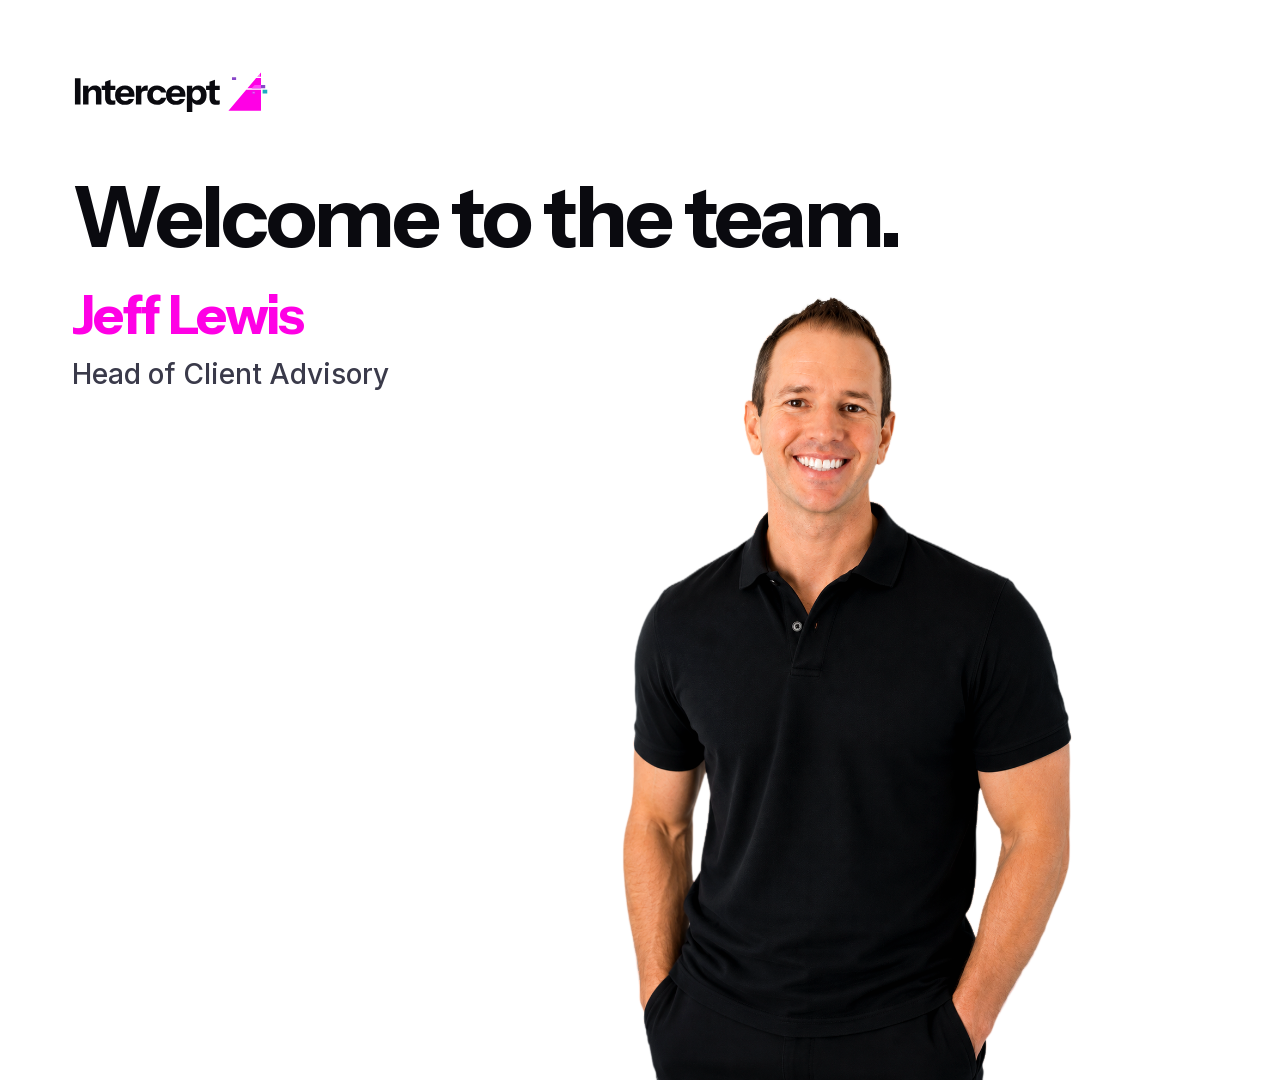
<file: templates/new-hire/plates.html>
<!doctype html>
<html lang="en"><head><meta charset="utf-8">
<script>
  // Ratio switch: reads ?ratio= independently of the existing ?only= visibility toggle below.
  // Unknown/absent values leave the className empty — base (1x1) CSS is the untouched default.
  (function () {
    var ratio = new URLSearchParams(location.search).get('ratio');
    var known = { '4x5': 1, '9x16': 1, '16x9': 1 };
    document.documentElement.className = known[ratio] ? 'ratio-' + ratio : '';
  })();
</script>
<script>
  // Ground/ink flip (Phase 5, SLOT-02/SLOT-04) — runs AFTER the ratio script above and uses
  // classList.add (never a className assignment), so it can never clobber (or be clobbered by)
  // the ratio script's className assignment regardless of execution order. ground=halo (the
  // new-hire default, always present in the orchestrator's query) or an absent/unknown value
  // adds NO class — base state — so the default-ground round-trip stays byte-identical.
  (function () {
    var params = new URLSearchParams(location.search);
    var g = params.get('ground');
    if (g === 'carbon' || g === 'graphite') document.documentElement.classList.add('ground-carbon');
    var ink = params.get('lockupInk');
    if (ink === 'carbon' || ink === 'halo') document.documentElement.classList.add('lockup-ink-' + ink);
  })();
</script>
<title>New Hire — square plates</title>
<style>
  /* Local fonts (BLDR-03) — the exact Google-served woff2 for this template's original CDN
     request (Instrument Sans 500/600/700 + Inter 400/500/600/700, one shared variable-range file
     per family), embedded with no CDN/network dependency. Path is relative to this file's own
     directory (templates/new-hire/), which is how plate-capture.cjs's file:// load resolves it. */
  @font-face{font-family:'Instrument Sans';font-style:normal;font-weight:500;font-display:swap;
    src:url('../../assets/fonts/instrument-sans-500-600-700.woff2') format('woff2');}
  @font-face{font-family:'Instrument Sans';font-style:normal;font-weight:600;font-display:swap;
    src:url('../../assets/fonts/instrument-sans-500-600-700.woff2') format('woff2');}
  @font-face{font-family:'Instrument Sans';font-style:normal;font-weight:700;font-display:swap;
    src:url('../../assets/fonts/instrument-sans-500-600-700.woff2') format('woff2');}
  @font-face{font-family:'Inter';font-style:normal;font-weight:400;font-display:swap;
    src:url('../../assets/fonts/inter-400-500-600-700.woff2') format('woff2');}
  @font-face{font-family:'Inter';font-style:normal;font-weight:500;font-display:swap;
    src:url('../../assets/fonts/inter-400-500-600-700.woff2') format('woff2');}
  @font-face{font-family:'Inter';font-style:normal;font-weight:600;font-display:swap;
    src:url('../../assets/fonts/inter-400-500-600-700.woff2') format('woff2');}
  @font-face{font-family:'Inter';font-style:normal;font-weight:700;font-display:swap;
    src:url('../../assets/fonts/inter-400-500-600-700.woff2') format('woff2');}
  :root{--flarepop-100:#ff00e5;--carbon-100:#3a3a4a;--carbon-500:#0a0a0f;
    --font-display:'Instrument Sans',system-ui,sans-serif;--font-body:'Inter',system-ui,sans-serif;}
  *,*::before,*::after{box-sizing:border-box;}
  body{margin:0;width:1080px;height:1080px;overflow:hidden;background:transparent;}
  .frame{width:1080px;height:1080px;position:relative;overflow:hidden;background:transparent;}
  .hero{position:absolute;bottom:0;right:4px;height:788px;width:auto;z-index:1;display:block;}
  .content{position:absolute;inset:0;padding:72px;z-index:2;display:flex;flex-direction:column;height:100%;}
  .lockup{height:46px;aspect-ratio:4.25/1;align-self:flex-start;color:var(--carbon-500);}
  .lockup svg{width:100%;height:100%;display:block;}
  .greeting{font-family:var(--font-display);font-weight:700;font-size:84px;line-height:0.98;
    letter-spacing:-0.035em;color:var(--carbon-500);margin:58px 0 0;}
  .name{font-family:var(--font-display);font-weight:700;font-size:54px;line-height:1.0;
    letter-spacing:-0.03em;color:var(--flarepop-100);margin:30px 0 0;}
  .role{font-family:var(--font-body);font-weight:500;font-size:28px;line-height:1.3;
    color:var(--carbon-100);margin:14px 0 0;max-width:460px;}

  /* Ratio overrides (Phase 4, RATIO-02/03/04) — appended, base 1x1 CSS above is untouched.
     Scoped by html.ratio-{r} (set by the head script above from ?ratio=); higher selector
     specificity than the base rules wins, so only the listed properties change per ratio. */

  /* 4x5 (1080x1350) — ported verbatim from the shipped new-hire-jeff-lewis/plates.html */
  html.ratio-4x5 body,html.ratio-4x5 .frame{width:1080px;height:1350px;}
  html.ratio-4x5 .hero{height:918px;}
  html.ratio-4x5 .content{padding:76px;}
  html.ratio-4x5 .lockup{height:50px;}
  html.ratio-4x5 .greeting{font-size:100px;margin:84px 0 0;}
  html.ratio-4x5 .name{font-size:66px;margin:40px 0 0;}
  html.ratio-4x5 .role{font-size:32px;max-width:520px;margin:18px 0 0;}

  /* 9x16 (1080x1920) — portrait stack intensifies: more headroom, bottom-anchored hero */
  html.ratio-9x16 body,html.ratio-9x16 .frame{width:1080px;height:1920px;}
  html.ratio-9x16 .hero{height:1040px;}
  html.ratio-9x16 .content{padding:76px;}
  html.ratio-9x16 .lockup{height:50px;}
  html.ratio-9x16 .greeting{font-size:112px;margin:96px 0 0;}
  html.ratio-9x16 .name{font-size:70px;margin:44px 0 0;}
  html.ratio-9x16 .role{font-size:34px;max-width:560px;margin:20px 0 0;}

  /* 16x9 (1920x1080) — horizontal split: copy column left, hero right-anchored, never stretched */
  html.ratio-16x9 body,html.ratio-16x9 .frame{width:1920px;height:1080px;}
  html.ratio-16x9 .hero{right:64px;height:1000px;}
  html.ratio-16x9 .content{padding:72px;right:auto;width:52%;}
  html.ratio-16x9 .greeting{font-size:88px;}
  html.ratio-16x9 .name{font-size:56px;}
  html.ratio-16x9 .role{font-size:30px;}

  /* Ground ink flip + lockup override (Phase 5, SLOT-02/SLOT-04) — appended, base CSS above
     untouched. ground=halo (default, no class added) keeps the current Carbon-on-Halo copy +
     lockup untouched. html.ground-carbon flips copy to light ink and auto-selects the
     Halo-on-Carbon lockup. .name stays Flarepop on both grounds (colored text is brand-legal on
     carbon — the shipped dark-variant treatment). lockupInk override rules are appended AFTER
     the ground rules so they win at equal specificity. The lockup stays the canonical 8-path
     centered symbol throughout — this is a CSS color swap only, zero path/markup changes. */
  :root{--halo-100:#ffffff;}
  html.ground-carbon .greeting{color:var(--halo-100);}
  html.ground-carbon .role{color:#b9b9c6;}
  html.ground-carbon .lockup{color:var(--halo-100);}
  html.lockup-ink-carbon .lockup{color:var(--carbon-500);}
  html.lockup-ink-halo .lockup{color:var(--halo-100);}
</style></head>
<body>
<svg style="position:absolute;width:0;height:0;overflow:hidden" aria-hidden="true"><symbol id="intercept-lockup-centered" viewBox="0 -9 324.005 76.2147">
  <g transform="translate(0, -8.78)">
    <g>
      <path d="M297.818 26.7875L302.654 21.1099H320.22V26.7875H297.818Z" fill="#8846C9"/>
      <path d="M272.002 8.52534H265.143V12.8442H272.002V8.52534Z" fill="#8846C9"/>
      <path d="M324.005 29.0518H315.901V35.2955H324.005V29.0518Z" fill="#1DABC1"/>
    </g>
    <path d="M313.195 29.2138V63.8583H259.277L288.724 29.2138H313.195ZM313.195 26.787H290.787L305.126 9.91692H313.195V26.787ZM313.195 7.49016H307.189L313.195 0.424735V7.49016Z" fill="#FF00E5"/>
    <g>
      <path d="M303.01 32.5619H299.063V35.3926H303.01V32.5619Z" fill="#5154C4"/>
      <path d="M313.2 26.7875H297.818L302.654 21.1099H313.2V26.7875Z"   fill="#FF44F9"/>
      <path d="M307.183 7.49016L311.162 2.81548V7.49016H307.183Z"        fill="#FFA9F8"/>
      <path d="M299.063 32.5619H303.01V35.3926H299.063V32.5619Z"          fill="#FF52F9"/>
    </g>
  </g>
  <g transform="translate(0, -10)" fill="currentColor">
    <path d="M4.85695 54.8039V11.2147H14.1252V54.8039H4.85695Z"/>
    <path d="M18.3324 54.8039V23.9282H27.1794V31.1931H27.36V54.8039H18.3324ZM39.6976 54.8039V35.6731C39.6976 33.9779 39.2563 32.7066 38.3736 31.859C37.531 31.0115 36.2872 30.5877 34.6422 30.5877C33.2379 30.5877 31.9741 30.9106 30.8506 31.5563C29.7673 32.2021 28.9047 33.09 28.2627 34.2201C27.6609 35.3502 27.36 36.6821 27.36 38.2158L26.5776 30.7693C27.5807 28.5091 29.0451 26.7131 30.971 25.3812C32.937 24.0089 35.3443 23.3228 38.193 23.3228C41.6034 23.3228 44.2114 24.2915 46.0169 26.2288C47.8224 28.1257 48.7252 30.6886 48.7252 33.9174V54.8039H39.6976Z"/>
    <path d="M66.4586 55.4698C62.5266 55.4698 59.5977 54.5214 57.6718 52.6244C55.7861 50.6871 54.8432 47.761 54.8432 43.8461V17.0266L63.8707 13.6363V44.1488C63.8707 45.521 64.2519 46.5502 65.0142 47.2363C65.7766 47.9224 66.9602 48.2655 68.5651 48.2655C69.1669 48.2655 69.7286 48.205 70.2502 48.0839C70.7718 47.9628 71.2934 47.8215 71.815 47.6601V54.5617C71.2934 54.8442 70.5511 55.0662 69.5882 55.2277C68.6654 55.3891 67.6222 55.4698 66.4586 55.4698ZM49.1258 30.8298V23.9282H71.815V30.8298H49.1258Z"/>
    <path d="M88.2042 55.4093C84.7938 55.4093 81.8247 54.7434 79.297 53.4115C76.7693 52.0392 74.8033 50.1423 73.399 47.7206C72.0349 45.299 71.3528 42.5142 71.3528 39.3661C71.3528 36.1776 72.0349 33.3927 73.399 31.0115C74.8033 28.5898 76.7493 26.7131 79.2368 25.3812C81.7244 24.0089 84.6132 23.3228 87.9033 23.3228C91.073 23.3228 93.8213 23.9686 96.1484 25.2601C98.4755 26.5516 100.281 28.3477 101.565 30.6482C102.849 32.9488 103.491 35.6529 103.491 38.7606C103.491 39.4064 103.471 40.0118 103.431 40.5769C103.391 41.1015 103.33 41.606 103.25 42.0904H76.6489V36.0969H95.9679L94.4031 37.1866C94.4031 34.6843 93.8013 32.8479 92.5976 31.6774C91.434 30.4666 89.8292 29.8612 87.7829 29.8612C85.4157 29.8612 83.5701 30.6684 82.246 32.2828C80.9621 33.8972 80.3201 36.3188 80.3201 39.5477C80.3201 42.6958 80.9621 45.0367 82.246 46.5704C83.5701 48.1041 85.5361 48.8709 88.144 48.8709C89.5884 48.8709 90.8322 48.6288 91.8754 48.1444C92.9186 47.6601 93.701 46.8731 94.2226 45.7834H102.708C101.705 48.77 99.9801 51.1311 97.5327 52.8666C95.1253 54.5617 92.0158 55.4093 88.2042 55.4093Z"/>
    <path d="M105.911 54.8039V23.9282H114.758V31.1931H114.939V54.8039H105.911ZM114.939 38.7001L114.156 31.3747C114.879 28.7513 116.062 26.7534 117.707 25.3812C119.352 24.0089 121.399 23.3228 123.846 23.3228C124.608 23.3228 125.17 23.4035 125.531 23.565V32.0406C125.331 31.9599 125.05 31.9196 124.689 31.9196C124.328 31.8792 123.886 31.859 123.365 31.859C120.476 31.859 118.349 32.3837 116.985 33.4331C115.621 34.4421 114.939 36.1978 114.939 38.7001Z"/>
    <path d="M140.916 55.4093C137.706 55.4093 134.877 54.7232 132.43 53.3509C129.982 51.9787 128.056 50.0817 126.652 47.6601C125.288 45.2385 124.606 42.4738 124.606 39.3661C124.606 36.2583 125.288 33.4936 126.652 31.072C128.056 28.6504 129.982 26.7534 132.43 25.3812C134.877 24.0089 137.706 23.3228 140.916 23.3228C143.604 23.3228 146.011 23.8273 148.138 24.8363C150.304 25.805 152.07 27.157 153.434 28.8925C154.838 30.628 155.741 32.6662 156.142 35.0071H147.415C146.974 33.5138 146.172 32.3837 145.008 31.6169C143.885 30.85 142.561 30.4666 141.036 30.4666C139.592 30.4666 138.328 30.8298 137.244 31.5563C136.201 32.2828 135.399 33.312 134.837 34.6439C134.275 35.9758 133.995 37.5498 133.995 39.3661C133.995 41.1823 134.275 42.7563 134.837 44.0882C135.399 45.4201 136.201 46.4493 137.244 47.1758C138.328 47.9023 139.592 48.2655 141.036 48.2655C142.561 48.2655 143.885 47.8821 145.008 47.1152C146.172 46.3484 146.974 45.2183 147.415 43.725H156.142C155.741 46.0659 154.838 48.1041 153.434 49.8396C152.07 51.5751 150.304 52.9473 148.138 53.9563C146.011 54.925 143.604 55.4093 140.916 55.4093Z"/>
    <path d="M172.668 55.4093C169.258 55.4093 166.289 54.7434 163.761 53.4115C161.233 52.0392 159.267 50.1423 157.863 47.7206C156.499 45.299 155.817 42.5142 155.817 39.3661C155.817 36.1776 156.499 33.3927 157.863 31.0115C159.267 28.5898 161.213 26.7131 163.701 25.3812C166.188 24.0089 169.077 23.3228 172.367 23.3228C175.537 23.3228 178.285 23.9686 180.612 25.2601C182.939 26.5516 184.745 28.3477 186.029 30.6482C187.313 32.9488 187.955 35.6529 187.955 38.7606C187.955 39.4064 187.935 40.0118 187.895 40.5769C187.854 41.1015 187.794 41.606 187.714 42.0904H161.113V36.0969H180.432L178.867 37.1866C178.867 34.6843 178.265 32.8479 177.062 31.6774C175.898 30.4666 174.293 29.8612 172.247 29.8612C169.88 29.8612 168.034 30.6684 166.71 32.2828C165.426 33.8972 164.784 36.3188 164.784 39.5477C164.784 42.6958 165.426 45.0367 166.71 46.5704C168.034 48.1041 170 48.8709 172.608 48.8709C174.052 48.8709 175.296 48.6288 176.339 48.1444C177.383 47.6601 178.165 46.8731 178.687 45.7834H187.172C186.169 48.77 184.444 51.1311 181.997 52.8666C179.589 54.5617 176.48 55.4093 172.668 55.4093Z"/>
    <path d="M209.092 55.4093C206.163 55.4093 203.816 54.7232 202.051 53.3509C200.286 51.9787 199.242 50.1019 198.921 47.7206L199.403 47.6601V67.2147H190.375V23.9282H199.222V30.7693L198.681 30.6482C199.122 28.388 200.326 26.6122 202.292 25.3206C204.258 23.9888 206.685 23.3228 209.574 23.3228C212.342 23.3228 214.73 23.9888 216.736 25.3206C218.782 26.6122 220.347 28.4486 221.43 30.8298C222.553 33.2111 223.115 36.0161 223.115 39.245C223.115 42.5142 222.533 45.3596 221.37 47.7812C220.206 50.2028 218.581 52.0796 216.495 53.4115C214.409 54.7434 211.941 55.4093 209.092 55.4093ZM206.565 48.1444C208.691 48.1444 210.416 47.3776 211.74 45.8439C213.064 44.3102 213.727 42.1307 213.727 39.3055C213.727 36.4803 213.044 34.321 211.68 32.8277C210.356 31.3343 208.611 30.5877 206.444 30.5877C204.358 30.5877 202.633 31.3545 201.269 32.8882C199.944 34.3815 199.282 36.5408 199.282 39.3661C199.282 42.1913 199.944 44.3707 201.269 45.9044C202.633 47.3978 204.398 48.1444 206.565 48.1444Z"/>
    <path d="M239.501 55.4698C235.569 55.4698 232.64 54.5214 230.714 52.6244C228.828 50.6871 227.885 47.761 227.885 43.8461V17.0266L236.913 13.6363V44.1488C236.913 45.521 237.294 46.5502 238.056 47.2363C238.819 47.9224 240.002 48.2655 241.607 48.2655C242.209 48.2655 242.771 48.205 243.292 48.0839C243.814 47.9628 244.335 47.8215 244.857 47.6601V54.5617C244.335 54.8442 243.593 55.0662 242.63 55.2277C241.707 55.3891 240.664 55.4698 239.501 55.4698ZM222.168 30.8298V23.9282H244.857V30.8298H222.168Z"/>
  </g>
</symbol></svg>
<div class="frame">
  <img class="hero" data-plate="photo" src="assets/photo-placeholder.png" alt="Jeff Lewis">
  <div class="content">
    <div class="lockup" data-plate="lockup"><svg><use href="#intercept-lockup-centered"/></svg></div>
    <h1 class="greeting" data-plate="greeting">Welcome to the team.</h1>
    <p class="name" data-plate="name">Jeff&nbsp;Lewis</p>
    <p class="role" data-plate="role">Head of Client Advisory</p>
  </div>
</div>
<script>
  // Content injection (Phase 5, SLOT-01/SLOT-03) — reads ?content= (URL-encoded JSON; schema
  // documented in scripts/capture-content-plates.cjs). ABSENT -> ZERO DOM writes, guaranteeing
  // the no-param placeholder path stays byte-identical. PRESENT -> fills only the fields the
  // payload carries (omitted fields keep placeholder markup); textContent only, never innerHTML,
  // so copy is transcribed verbatim with no markup interpretation.
  (function () {
    var raw = new URLSearchParams(location.search).get('content');
    if (!raw) return;
    var content = JSON.parse(decodeURIComponent(raw));

    // setText (Phase 14, universal LINE-RETURNS) — honor an explicit \n as a hard line break
    // (\n -> <br>). No \n => el.textContent = str, BYTE-IDENTICAL to the previous assignment (the
    // default copy has no \n, so the round-trip stays byte-identical). createTextNode/<br> only,
    // never innerHTML (copy transcribed verbatim).
    function setText(el, str) {
      str = String(str);
      // Returns the per-\n-line text nodes (for the optional per-line color pass). The no-\n branch is
      // BYTE-IDENTICAL to the previous `el.textContent = str` assignment.
      if (str.indexOf('\n') === -1) { el.textContent = str; return [el.firstChild]; }
      while (el.firstChild) el.removeChild(el.firstChild);
      var nodes = [];
      str.split('\n').forEach(function (line, i) {
        if (i > 0) el.appendChild(document.createElement('br'));
        var tn = document.createTextNode(line);
        el.appendChild(tn);
        nodes.push(tn);
      });
      return nodes;
    }
    // applyTextControls (Phase 14, per-slot COLOR + SIZE) — content.colors[slot] is a resolved brand
    // hex (capture-content-plates.cjs resolves the palette token->hex via src/text-palette.cjs, so no
    // hex literal lives in this file). content.sizeScales[slot] multiplies the slot's BASE font-size.
    // Applied BEFORE the fit pass so size is a TARGET and the existing overflow auto-fit stays the
    // safety clamp. Absent map/keys => ZERO writes => byte-identical.
    function applyTextControls(map) {
      var colors = content.colors, sizes = content.sizeScales;
      // colorLine — color ONE \n-line. An Element (a word span / a greeting display line) is colored
      // directly (an inline color beats the class); a bare text node is wrapped in a fresh inline <span>
      // so only that line is colored. No layout change, so the overflow-fit pass (which measures the
      // original text nodes) is unaffected.
      function colorLine(node, hex) {
        if (!node || !hex) return;
        if (node.nodeType === 1) { node.style.color = hex; return; }
        var parent = node.parentNode; if (!parent) return;
        var span = document.createElement('span');
        parent.insertBefore(span, node);
        span.appendChild(node);
        span.style.color = hex;
      }
      Object.keys(map).forEach(function (slot) {
        var t = map[slot];
        var c = colors ? colors[slot] : null;
        if (Array.isArray(c)) {
          // PER-LINE color (Phase 14 v1.2): c is an array of resolved brand hexes, ONE PER \n-line
          // (index 0 = first line). A shorter array / null entry leaves that line at its slot/template
          // default. Applied to every instance this slot rendered. A line entry may be a single node OR
          // an array of nodes.
          (t.lines || []).forEach(function (instance) {
            (instance || []).forEach(function (lineEntry, i) {
              var hex = c[i]; if (!hex) return;
              (Array.isArray(lineEntry) ? lineEntry : [lineEntry]).forEach(function (n) { colorLine(n, hex); });
            });
          });
        } else if (typeof c === 'string' && c) {
          (t.color || []).forEach(function (el) { if (el) el.style.color = c; });
        }
        if (sizes && typeof sizes[slot] === 'number' && isFinite(sizes[slot]) && sizes[slot] !== 1) {
          (t.size || []).forEach(function (el) {
            if (!el) return;
            var base = parseFloat(getComputedStyle(el).fontSize);
            if (isFinite(base)) el.style.fontSize = (base * sizes[slot]) + 'px';
          });
        }
      });
    }

    var greetingEl = document.querySelector('[data-plate="greeting"]');
    var nameEl = document.querySelector('[data-plate="name"]');
    var roleEl = document.querySelector('[data-plate="role"]');
    var greetingLineNodes = content.greeting != null ? setText(greetingEl, content.greeting) : null;
    var nameLineNodes = content.name != null ? setText(nameEl, content.name) : null;
    var roleLineNodes = content.role != null ? setText(roleEl, content.role) : null;
    // photo: a real path/URL swaps the src; an explicit null (deliberately "no photo", as opposed
    // to the field simply being absent) removes the element entirely rather than leaving the
    // placeholder showing — the photo layer is likewise omitted from spec.layers in this case, so
    // nothing is captured/composited for it either.
    if (content.photo === null) {
      var photoEl = document.querySelector('[data-plate="photo"]');
      if (photoEl) photoEl.remove();
    } else if (content.photo) {
      document.querySelector('[data-plate="photo"]').src = content.photo;
    }

    // greeting/name/role each own one element now; `lines` lets a per-line colors array color each
    // \n-line independently, same contract as every other text slot.
    applyTextControls({
      greeting: { color: [greetingEl], size: [greetingEl], lines: greetingLineNodes ? [greetingLineNodes] : [] },
      name: { color: [nameEl], size: [nameEl], lines: nameLineNodes ? [nameLineNodes] : [] },
      role: { color: [roleEl], size: [roleEl], lines: roleLineNodes ? [roleLineNodes] : [] },
    });

    // Scale-down-then-wrap overflow fit (SLOT-01) — runs ONLY inside this content!=null branch,
    // so the no-param path is entirely unaffected. WRITE-FREE WHEN NOT ENGAGED: a slot already
    // fitting at its base font-size receives zero style mutations (checked below via the
    // `scale[name] > floor` guards never firing), which is what keeps the default-spec
    // round-trip (content present, but content === defaults) byte-identical to the committed
    // placeholder plates even with this pass live.
    (function fit() {
      var frame = document.querySelector('.frame');
      var contentEl = document.querySelector('.content');
      var slotNames = ['greeting', 'name', 'role'];
      var els = {}, baseSize = {}, scale = {};
      slotNames.forEach(function (name) {
        var el = document.querySelector('[data-plate="' + name + '"]');
        els[name] = el;
        baseSize[name] = parseFloat(getComputedStyle(el).fontSize);
        scale[name] = 1;
      });

      var contentRect = contentEl.getBoundingClientRect();
      var contentStyle = getComputedStyle(contentEl);
      var paddingLeft = parseFloat(contentStyle.paddingLeft) || 0;
      var paddingRight = parseFloat(contentStyle.paddingRight) || 0;
      var paddingBottom = parseFloat(contentStyle.paddingBottom) || 0;
      var columnWidth = contentRect.width - paddingLeft - paddingRight;

      function boxWidth(el) {
        var maxW = parseFloat(getComputedStyle(el).maxWidth);
        return (!isNaN(maxW) && maxW < columnWidth) ? maxW : columnWidth;
      }

      function singleLineWidth(el) {
        var prevInline = el.style.whiteSpace;
        el.style.whiteSpace = 'nowrap';
        var w = el.scrollWidth;
        if (prevInline) { el.style.whiteSpace = prevInline; } else { el.style.removeProperty('white-space'); }
        return w;
      }

      function applyScale(name) {
        els[name].style.fontSize = (baseSize[name] * scale[name]) + 'px';
      }

      // Phase A: per-slot single-line scale-down, 5% steps, floor 65% of base — prefer keeping
      // the shipped line structure before accepting wraps.
      var FLOOR_A = 0.65;
      slotNames.forEach(function (name) {
        var el = els[name];
        var box = boxWidth(el);
        while (singleLineWidth(el) > box && scale[name] > FLOOR_A + 1e-9) {
          scale[name] = Math.max(FLOOR_A, +(scale[name] - 0.05).toFixed(4));
          applyScale(name);
        }
      });

      // Phase B: at each slot's floor, natural wrapping is already allowed (block elements, no
      // white-space:nowrap left set). If the resulting stack still overflows the frame
      // vertically (role — the last stacked slot — extends past the available bottom edge),
      // step every slot down together to a hard floor of 50%. Never clip: no overflow:hidden is
      // ever set on a text slot; correctness is asserted (verify script), not hidden.
      var FLOOR_B = 0.50;
      function stackOverflows() {
        var frameRect = frame.getBoundingClientRect();
        var roleRect = els.role.getBoundingClientRect();
        return roleRect.bottom > (frameRect.bottom - paddingBottom);
      }
      var guard = 0;
      while (stackOverflows() && guard < 20) {
        var steppedAny = false;
        slotNames.forEach(function (name) {
          if (scale[name] > FLOOR_B + 1e-9) {
            scale[name] = Math.max(FLOOR_B, +(scale[name] - 0.05).toFixed(4));
            applyScale(name);
            steppedAny = true;
          }
        });
        if (!steppedAny) break;
        guard++;
      }

      window.__slotFitReport = {};
      slotNames.forEach(function (name) {
        var r = els[name].getBoundingClientRect();
        window.__slotFitReport[name] = { scale: scale[name], rect: { x: r.x, y: r.y, w: r.width, h: r.height } };
      });
    })();
  })();
</script>
<script>
  const only=new URLSearchParams(location.search).get('only');
  if(only){for(const el of document.querySelectorAll('[data-plate]')){el.style.visibility=(el.getAttribute('data-plate')===only)?'visible':'hidden';}}
</script>
</body></html>
</file>
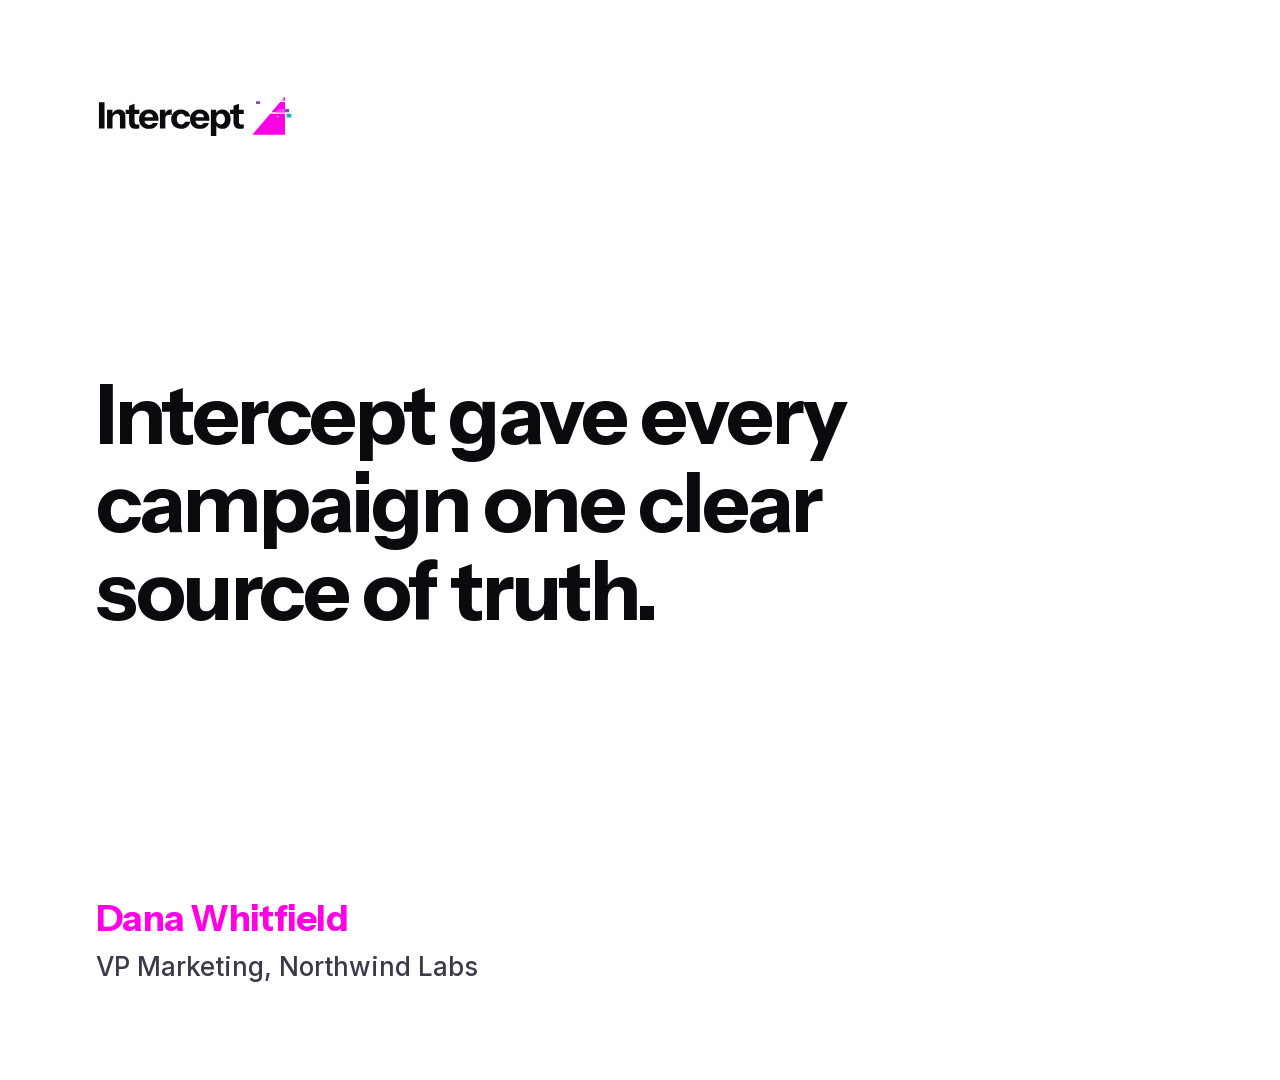
<file: templates/quote/plates.html>
<!doctype html>
<html lang="en"><head><meta charset="utf-8">
<script>
  // Ratio switch: reads ?ratio= independently of the ?only= visibility toggle below. Unknown/absent
  // values leave the className empty — base (1x1) CSS is the untouched default. (Verbatim contract
  // from templates/new-hire/plates.html.)
  (function () {
    var ratio = new URLSearchParams(location.search).get('ratio');
    var known = { '4x5': 1, '9x16': 1, '16x9': 1 };
    document.documentElement.className = known[ratio] ? 'ratio-' + ratio : '';
  })();
</script>
<script>
  // Ground/ink flip (SLOT-02/SLOT-04) — runs AFTER the ratio script above and uses classList.add
  // (never a className assignment), so it can never clobber the ratio script's className regardless
  // of execution order. ground=halo (the quote default, always present in the orchestrator's query)
  // or an absent/unknown value adds NO class — base state — so the default-ground round-trip stays
  // byte-identical. Mirrors new-hire's dark-quote-on-light base.
  (function () {
    var params = new URLSearchParams(location.search);
    var g = params.get('ground');
    if (g === 'carbon' || g === 'graphite') document.documentElement.classList.add('ground-carbon');
    var ink = params.get('lockupInk');
    if (ink === 'carbon' || ink === 'halo') document.documentElement.classList.add('lockup-ink-' + ink);
    // theme=dark (v1.2.5, BG-VIDEO) — the on-dark palette so Quote is legible over a dark
    // backgroundVideo loop, INDEPENDENT of ground. classList.add (never a className assignment) so it
    // can never clobber the ratio/ground classes. Absent/unknown value adds NO class — base (light)
    // state — so the default (no theme=) capture stays byte-identical.
    var theme = params.get('theme');
    if (theme === 'dark') document.documentElement.classList.add('theme-dark');
  })();
</script>
<title>Quote — pull-quote plates</title>
<style>
  /* Local fonts (BLDR-03) — the shared Instrument Sans 500/600/700 display file + Inter
     400/500/600/700 body file (same woff2 New Hire embeds), no CDN/network dependency. Path is
     relative to this file's own directory (templates/quote/). */
  @font-face{font-family:'Instrument Sans';font-style:normal;font-weight:500;font-display:swap;
    src:url('../../assets/fonts/instrument-sans-500-600-700.woff2') format('woff2');}
  @font-face{font-family:'Instrument Sans';font-style:normal;font-weight:600;font-display:swap;
    src:url('../../assets/fonts/instrument-sans-500-600-700.woff2') format('woff2');}
  @font-face{font-family:'Instrument Sans';font-style:normal;font-weight:700;font-display:swap;
    src:url('../../assets/fonts/instrument-sans-500-600-700.woff2') format('woff2');}
  @font-face{font-family:'Inter';font-style:normal;font-weight:400;font-display:swap;
    src:url('../../assets/fonts/inter-400-500-600-700.woff2') format('woff2');}
  @font-face{font-family:'Inter';font-style:normal;font-weight:500;font-display:swap;
    src:url('../../assets/fonts/inter-400-500-600-700.woff2') format('woff2');}
  @font-face{font-family:'Inter';font-style:normal;font-weight:600;font-display:swap;
    src:url('../../assets/fonts/inter-400-500-600-700.woff2') format('woff2');}
  :root{--flarepop-100:#ff00e5;--carbon-100:#3a3a4a;--carbon-500:#0a0a0f;--halo-100:#ffffff;
    --font-display:'Instrument Sans',system-ui,sans-serif;--font-body:'Inter',system-ui,sans-serif;}
  *,*::before,*::after{box-sizing:border-box;}
  body{margin:0;width:1080px;height:1080px;overflow:hidden;background:transparent;}
  .frame{width:1080px;height:1080px;position:relative;overflow:hidden;background:transparent;}
  .content{position:absolute;inset:0;}
  .lockup{position:absolute;top:96px;left:96px;height:46px;aspect-ratio:4.25/1;color:var(--carbon-500);}
  .lockup svg{width:100%;height:100%;display:block;}
  /* The quote occupies a FIXED middle band (independent of quote length), vertically centered — the
     fit pass scales .quote down within this band. No decorative quotation-mark glyph / divider /
     rule line (MEMORY feedback_no_rule_lines): hierarchy is type weight + spacing alone. */
  .quote-band{position:absolute;left:96px;right:96px;top:214px;bottom:288px;display:flex;align-items:center;}
  .quote{font-family:var(--font-display);font-weight:700;font-size:82px;line-height:1.07;
    letter-spacing:-0.03em;color:var(--carbon-500);margin:0;}
  .attribution-block{position:absolute;left:96px;right:96px;bottom:96px;}
  /* PORTRAIT (additive, optional) — a headshot beside the attribution, which is where a pull quote
     conventionally carries one. The alternative the builder used to offer was the photo as a
     full-bleed background, and on a real headshot that is not a layout: the quote runs across the
     subject's face and the attribution disappears into their jacket. Here the quote keeps its whole
     band and the photo identifies the speaker, which is the job it was doing anyway.
     Every rule below is scoped to html.has-portrait, added by the injector ONLY when content.photo
     is a non-empty string — with no photo the base CSS above is untouched and the default capture
     stays byte-identical. */
  html.has-portrait .attribution-block{display:flex;align-items:center;gap:28px;}
  html.has-portrait .attribution-text{min-width:0;}
  .portrait{flex:0 0 auto;width:120px;height:120px;border-radius:50%;object-fit:cover;
    object-position:50% 22%;display:block;}
  .attribution{font-family:var(--font-display);font-weight:700;font-size:36px;line-height:1.05;
    letter-spacing:-0.02em;color:var(--flarepop-100);margin:0;}
  .role{font-family:var(--font-body);font-weight:500;font-size:26px;line-height:1.3;
    color:var(--carbon-100);margin:12px 0 0;}

  /* Ratio overrides — appended, base 1x1 CSS above untouched. Scoped by html.ratio-{r} (set by the
     head script from ?ratio=); higher specificity wins, so only the listed properties change. */

  /* 4x5 (1080x1350) — more vertical room; band + type grow. */
  html.ratio-4x5 body,html.ratio-4x5 .frame{width:1080px;height:1350px;}
  html.ratio-4x5 .lockup{top:104px;left:104px;height:50px;}
  html.ratio-4x5 .quote-band{left:104px;right:104px;top:250px;bottom:340px;}
  html.ratio-4x5 .quote{font-size:92px;}
  html.ratio-4x5 .attribution{font-size:40px;}
  html.ratio-4x5 .role{font-size:29px;}
  html.ratio-4x5 .portrait{width:132px;height:132px;}

  /* 9x16 (1080x1920) — portrait; the biggest display treatment, more headroom. */
  html.ratio-9x16 body,html.ratio-9x16 .frame{width:1080px;height:1920px;}
  html.ratio-9x16 .lockup{top:112px;left:104px;height:50px;}
  html.ratio-9x16 .quote-band{left:104px;right:104px;top:320px;bottom:440px;}
  html.ratio-9x16 .quote{font-size:104px;line-height:1.09;}
  html.ratio-9x16 .attribution{font-size:44px;}
  html.ratio-9x16 .role{font-size:31px;}
  html.ratio-9x16 .portrait{width:144px;height:144px;}

  /* 16x9 (1920x1080) — wide; the quote reads as a LEFT pull-quote (band constrained to ~58% width),
     never a center-stretched square. */
  html.ratio-16x9 body,html.ratio-16x9 .frame{width:1920px;height:1080px;}
  html.ratio-16x9 .lockup{top:88px;left:112px;}
  html.ratio-16x9 .quote-band{left:112px;right:820px;top:230px;bottom:230px;}
  html.ratio-16x9 .quote{font-size:80px;}
  html.ratio-16x9 .attribution-block{left:112px;right:820px;}
  html.ratio-16x9 .attribution{font-size:36px;}
  html.ratio-16x9 .role{font-size:27px;}
  html.ratio-16x9 .portrait{width:112px;height:112px;}

  /* Ground ink flip + lockup override (SLOT-02/SLOT-04) — appended, base CSS above untouched.
     ground=halo (default, no class added) keeps dark quote + attribution/role on light. html.ground-
     carbon flips copy to light ink and auto-selects the Halo-on-Carbon lockup. .attribution stays
     Flarepop on both grounds (colored text is brand-legal on carbon — the shipped dark-variant
     treatment, mirroring New Hire's .name). lockupInk override rules come AFTER so they win a
     specificity tie. The lockup stays the canonical 8-path centered symbol throughout — CSS color
     swap only. */
  html.ground-carbon .quote{color:var(--halo-100);}
  html.ground-carbon .role{color:#b9b9c6;}
  html.ground-carbon .lockup{color:var(--halo-100);}

  /* Dark theme (v1.2.5, BG-VIDEO) — the on-dark palette for Quote over a dark backgroundVideo loop,
     mirroring the ground-carbon ink flip but keyed on html.theme-dark so it is INDEPENDENT of the
     (skipped) procedural ground: white quote/role + Flarepop attribution (attribution stays Flarepop
     on every ground/theme — colored text is brand-legal on dark, the shipped dark-variant treatment)
     + the Halo-on-Carbon lockup. Appended after the ground rules; base (no theme-dark class) CSS above
     is untouched, so the default (light) Quote stays byte-identical. */
  html.theme-dark .quote{color:var(--halo-100);}
  html.theme-dark .role{color:#b9b9c6;}
  html.theme-dark .lockup{color:var(--halo-100);}

  html.lockup-ink-carbon .lockup{color:var(--carbon-500);}
  html.lockup-ink-halo .lockup{color:var(--halo-100);}
</style></head>
<body>
<svg style="position:absolute;width:0;height:0;overflow:hidden" aria-hidden="true"><symbol id="intercept-lockup-centered" viewBox="0 -9 324.005 76.2147">
  <g transform="translate(0, -8.78)">
    <g>
      <path d="M297.818 26.7875L302.654 21.1099H320.22V26.7875H297.818Z" fill="#8846C9"/>
      <path d="M272.002 8.52534H265.143V12.8442H272.002V8.52534Z" fill="#8846C9"/>
      <path d="M324.005 29.0518H315.901V35.2955H324.005V29.0518Z" fill="#1DABC1"/>
    </g>
    <path d="M313.195 29.2138V63.8583H259.277L288.724 29.2138H313.195ZM313.195 26.787H290.787L305.126 9.91692H313.195V26.787ZM313.195 7.49016H307.189L313.195 0.424735V7.49016Z" fill="#FF00E5"/>
    <g>
      <path d="M303.01 32.5619H299.063V35.3926H303.01V32.5619Z" fill="#5154C4"/>
      <path d="M313.2 26.7875H297.818L302.654 21.1099H313.2V26.7875Z"   fill="#FF44F9"/>
      <path d="M307.183 7.49016L311.162 2.81548V7.49016H307.183Z"        fill="#FFA9F8"/>
      <path d="M299.063 32.5619H303.01V35.3926H299.063V32.5619Z"          fill="#FF52F9"/>
    </g>
  </g>
  <g transform="translate(0, -10)" fill="currentColor">
    <path d="M4.85695 54.8039V11.2147H14.1252V54.8039H4.85695Z"/>
    <path d="M18.3324 54.8039V23.9282H27.1794V31.1931H27.36V54.8039H18.3324ZM39.6976 54.8039V35.6731C39.6976 33.9779 39.2563 32.7066 38.3736 31.859C37.531 31.0115 36.2872 30.5877 34.6422 30.5877C33.2379 30.5877 31.9741 30.9106 30.8506 31.5563C29.7673 32.2021 28.9047 33.09 28.2627 34.2201C27.6609 35.3502 27.36 36.6821 27.36 38.2158L26.5776 30.7693C27.5807 28.5091 29.0451 26.7131 30.971 25.3812C32.937 24.0089 35.3443 23.3228 38.193 23.3228C41.6034 23.3228 44.2114 24.2915 46.0169 26.2288C47.8224 28.1257 48.7252 30.6886 48.7252 33.9174V54.8039H39.6976Z"/>
    <path d="M66.4586 55.4698C62.5266 55.4698 59.5977 54.5214 57.6718 52.6244C55.7861 50.6871 54.8432 47.761 54.8432 43.8461V17.0266L63.8707 13.6363V44.1488C63.8707 45.521 64.2519 46.5502 65.0142 47.2363C65.7766 47.9224 66.9602 48.2655 68.5651 48.2655C69.1669 48.2655 69.7286 48.205 70.2502 48.0839C70.7718 47.9628 71.2934 47.8215 71.815 47.6601V54.5617C71.2934 54.8442 70.5511 55.0662 69.5882 55.2277C68.6654 55.3891 67.6222 55.4698 66.4586 55.4698ZM49.1258 30.8298V23.9282H71.815V30.8298H49.1258Z"/>
    <path d="M88.2042 55.4093C84.7938 55.4093 81.8247 54.7434 79.297 53.4115C76.7693 52.0392 74.8033 50.1423 73.399 47.7206C72.0349 45.299 71.3528 42.5142 71.3528 39.3661C71.3528 36.1776 72.0349 33.3927 73.399 31.0115C74.8033 28.5898 76.7493 26.7131 79.2368 25.3812C81.7244 24.0089 84.6132 23.3228 87.9033 23.3228C91.073 23.3228 93.8213 23.9686 96.1484 25.2601C98.4755 26.5516 100.281 28.3477 101.565 30.6482C102.849 32.9488 103.491 35.6529 103.491 38.7606C103.491 39.4064 103.471 40.0118 103.431 40.5769C103.391 41.1015 103.33 41.606 103.25 42.0904H76.6489V36.0969H95.9679L94.4031 37.1866C94.4031 34.6843 93.8013 32.8479 92.5976 31.6774C91.434 30.4666 89.8292 29.8612 87.7829 29.8612C85.4157 29.8612 83.5701 30.6684 82.246 32.2828C80.9621 33.8972 80.3201 36.3188 80.3201 39.5477C80.3201 42.6958 80.9621 45.0367 82.246 46.5704C83.5701 48.1041 85.5361 48.8709 88.144 48.8709C89.5884 48.8709 90.8322 48.6288 91.8754 48.1444C92.9186 47.6601 93.701 46.8731 94.2226 45.7834H102.708C101.705 48.77 99.9801 51.1311 97.5327 52.8666C95.1253 54.5617 92.0158 55.4093 88.2042 55.4093Z"/>
    <path d="M105.911 54.8039V23.9282H114.758V31.1931H114.939V54.8039H105.911ZM114.939 38.7001L114.156 31.3747C114.879 28.7513 116.062 26.7534 117.707 25.3812C119.352 24.0089 121.399 23.3228 123.846 23.3228C124.608 23.3228 125.17 23.4035 125.531 23.565V32.0406C125.331 31.9599 125.05 31.9196 124.689 31.9196C124.328 31.8792 123.886 31.859 123.365 31.859C120.476 31.859 118.349 32.3837 116.985 33.4331C115.621 34.4421 114.939 36.1978 114.939 38.7001Z"/>
    <path d="M140.916 55.4093C137.706 55.4093 134.877 54.7232 132.43 53.3509C129.982 51.9787 128.056 50.0817 126.652 47.6601C125.288 45.2385 124.606 42.4738 124.606 39.3661C124.606 36.2583 125.288 33.4936 126.652 31.072C128.056 28.6504 129.982 26.7534 132.43 25.3812C134.877 24.0089 137.706 23.3228 140.916 23.3228C143.604 23.3228 146.011 23.8273 148.138 24.8363C150.304 25.805 152.07 27.157 153.434 28.8925C154.838 30.628 155.741 32.6662 156.142 35.0071H147.415C146.974 33.5138 146.172 32.3837 145.008 31.6169C143.885 30.85 142.561 30.4666 141.036 30.4666C139.592 30.4666 138.328 30.8298 137.244 31.5563C136.201 32.2828 135.399 33.312 134.837 34.6439C134.275 35.9758 133.995 37.5498 133.995 39.3661C133.995 41.1823 134.275 42.7563 134.837 44.0882C135.399 45.4201 136.201 46.4493 137.244 47.1758C138.328 47.9023 139.592 48.2655 141.036 48.2655C142.561 48.2655 143.885 47.8821 145.008 47.1152C146.172 46.3484 146.974 45.2183 147.415 43.725H156.142C155.741 46.0659 154.838 48.1041 153.434 49.8396C152.07 51.5751 150.304 52.9473 148.138 53.9563C146.011 54.925 143.604 55.4093 140.916 55.4093Z"/>
    <path d="M172.668 55.4093C169.258 55.4093 166.289 54.7434 163.761 53.4115C161.233 52.0392 159.267 50.1423 157.863 47.7206C156.499 45.299 155.817 42.5142 155.817 39.3661C155.817 36.1776 156.499 33.3927 157.863 31.0115C159.267 28.5898 161.213 26.7131 163.701 25.3812C166.188 24.0089 169.077 23.3228 172.367 23.3228C175.537 23.3228 178.285 23.9686 180.612 25.2601C182.939 26.5516 184.745 28.3477 186.029 30.6482C187.313 32.9488 187.955 35.6529 187.955 38.7606C187.955 39.4064 187.935 40.0118 187.895 40.5769C187.854 41.1015 187.794 41.606 187.714 42.0904H161.113V36.0969H180.432L178.867 37.1866C178.867 34.6843 178.265 32.8479 177.062 31.6774C175.898 30.4666 174.293 29.8612 172.247 29.8612C169.88 29.8612 168.034 30.6684 166.71 32.2828C165.426 33.8972 164.784 36.3188 164.784 39.5477C164.784 42.6958 165.426 45.0367 166.71 46.5704C168.034 48.1041 170 48.8709 172.608 48.8709C174.052 48.8709 175.296 48.6288 176.339 48.1444C177.383 47.6601 178.165 46.8731 178.687 45.7834H187.172C186.169 48.77 184.444 51.1311 181.997 52.8666C179.589 54.5617 176.48 55.4093 172.668 55.4093Z"/>
    <path d="M209.092 55.4093C206.163 55.4093 203.816 54.7232 202.051 53.3509C200.286 51.9787 199.242 50.1019 198.921 47.7206L199.403 47.6601V67.2147H190.375V23.9282H199.222V30.7693L198.681 30.6482C199.122 28.388 200.326 26.6122 202.292 25.3206C204.258 23.9888 206.685 23.3228 209.574 23.3228C212.342 23.3228 214.73 23.9888 216.736 25.3206C218.782 26.6122 220.347 28.4486 221.43 30.8298C222.553 33.2111 223.115 36.0161 223.115 39.245C223.115 42.5142 222.533 45.3596 221.37 47.7812C220.206 50.2028 218.581 52.0796 216.495 53.4115C214.409 54.7434 211.941 55.4093 209.092 55.4093ZM206.565 48.1444C208.691 48.1444 210.416 47.3776 211.74 45.8439C213.064 44.3102 213.727 42.1307 213.727 39.3055C213.727 36.4803 213.044 34.321 211.68 32.8277C210.356 31.3343 208.611 30.5877 206.444 30.5877C204.358 30.5877 202.633 31.3545 201.269 32.8882C199.944 34.3815 199.282 36.5408 199.282 39.3661C199.282 42.1913 199.944 44.3707 201.269 45.9044C202.633 47.3978 204.398 48.1444 206.565 48.1444Z"/>
    <path d="M239.501 55.4698C235.569 55.4698 232.64 54.5214 230.714 52.6244C228.828 50.6871 227.885 47.761 227.885 43.8461V17.0266L236.913 13.6363V44.1488C236.913 45.521 237.294 46.5502 238.056 47.2363C238.819 47.9224 240.002 48.2655 241.607 48.2655C242.209 48.2655 242.771 48.205 243.292 48.0839C243.814 47.9628 244.335 47.8215 244.857 47.6601V54.5617C244.335 54.8442 243.593 55.0662 242.63 55.2277C241.707 55.3891 240.664 55.4698 239.501 55.4698ZM222.168 30.8298V23.9282H244.857V30.8298H222.168Z"/>
  </g>
</symbol></svg>
<div class="frame">
  <div class="content">
    <div class="lockup" data-plate="lockup"><svg><use href="#intercept-lockup-centered"/></svg></div>
    <div class="quote-band"><p class="quote"><span data-plate="word-1">Intercept</span> <span data-plate="word-2">gave</span> <span data-plate="word-3">every</span> <span data-plate="word-4">campaign</span> <span data-plate="word-5">one</span> <span data-plate="word-6">clear</span> <span data-plate="word-7">source</span> <span data-plate="word-8">of</span> <span data-plate="word-9">truth.</span></p></div>
    <div class="attribution-block">
      <p class="attribution" data-plate="attribution">Dana&nbsp;Whitfield</p>
      <p class="role" data-plate="role">VP Marketing, Northwind Labs</p>
    </div>
  </div>
</div>
<script>
  // Content injection (SLOT-01/SLOT-03) — reads ?content= (URL-encoded JSON; schema
  // { quote, attribution, role, ground?, lockupInk? }). ABSENT -> ZERO DOM writes, guaranteeing the
  // no-param placeholder path stays byte-identical. PRESENT -> re-splits the quote into per-word
  // <span data-plate="word-{i}"> spans (createTextNode/appendChild only, never innerHTML — copy is
  // transcribed verbatim), keeping the per-word data-plate COUNT in lockstep with the word count so
  // capture isolates each word; fills attribution/role via textContent; then runs an overflow-fit
  // pass exposing window.__slotFitReport. The word split (`.trim().split(/\s+/)`) MUST match
  // src/templates/quote.cjs's splitWords exactly, so the span count === the wordReveal member count.
  (function () {
    var raw = new URLSearchParams(location.search).get('content');
    if (!raw) return; // additive-optional: default (no-content) capture path is completely untouched
    var content;
    try { content = JSON.parse(decodeURIComponent(raw)); } catch (e) { return; }
    if (!content || typeof content !== 'object') return;

    // setText (Phase 14 universal LINE-RETURNS) — \n -> <br> for the plain-text attribution/role
    // slots. No \n => el.textContent = str, BYTE-IDENTICAL to the previous assignment.
    function setText(el, str) {
      str = String(str);
      // Returns the per-\n-line text nodes (for the optional per-line color pass). The no-\n branch is
      // BYTE-IDENTICAL to the previous `el.textContent = str` assignment.
      if (str.indexOf('\n') === -1) { el.textContent = str; return [el.firstChild]; }
      while (el.firstChild) el.removeChild(el.firstChild);
      var nodes = [];
      str.split('\n').forEach(function (line, i) {
        if (i > 0) el.appendChild(document.createElement('br'));
        var tn = document.createTextNode(line);
        el.appendChild(tn);
        nodes.push(tn);
      });
      return nodes;
    }
    // applyTextControls (Phase 14 per-slot COLOR + SIZE) — content.colors[slot] is a resolved brand hex
    // (no hex literal in this file); content.sizeScales[slot] multiplies the slot's BASE font-size,
    // applied BEFORE runFit so size is a TARGET and fit stays the safety clamp. Absent => ZERO writes.
    function applyTextControls(map) {
      var colors = content.colors, sizes = content.sizeScales;
      // colorLine — color ONE \n-line. An Element (a word span / the Flarepop accent span) is colored
      // directly (an inline color beats the class, so a per-line color OVERRIDES the auto-accent); a bare
      // text node is wrapped in a fresh inline <span> so only that line is colored. No layout change, so
      // the overflow-fit pass (which measures the original text nodes) is unaffected.
      function colorLine(node, hex) {
        if (!node || !hex) return;
        if (node.nodeType === 1) { node.style.color = hex; return; }
        var parent = node.parentNode; if (!parent) return;
        var span = document.createElement('span');
        parent.insertBefore(span, node);
        span.appendChild(node);
        span.style.color = hex;
      }
      Object.keys(map).forEach(function (slot) {
        var t = map[slot];
        var c = colors ? colors[slot] : null;
        if (Array.isArray(c)) {
          // PER-LINE color (Phase 14 v1.2): c is an array of resolved brand hexes, ONE PER \n-line
          // (index 0 = first line). A shorter array / null entry leaves that line at its slot/template
          // default. Applied to every instance this slot rendered (e.g. each carousel beat). A line entry
          // may be a single node OR an array of nodes (e.g. a quote line's word spans).
          (t.lines || []).forEach(function (instance) {
            (instance || []).forEach(function (lineEntry, i) {
              var hex = c[i]; if (!hex) return;
              (Array.isArray(lineEntry) ? lineEntry : [lineEntry]).forEach(function (n) { colorLine(n, hex); });
            });
          });
        } else if (typeof c === 'string' && c) {
          (t.color || []).forEach(function (el) { if (el) el.style.color = c; });
        }
        if (sizes && typeof sizes[slot] === 'number' && isFinite(sizes[slot]) && sizes[slot] !== 1) {
          (t.size || []).forEach(function (el) {
            if (!el) return;
            var base = parseFloat(getComputedStyle(el).fontSize);
            if (isFinite(base)) el.style.fontSize = (base * sizes[slot]) + 'px';
          });
        }
      });
    }

    // ---- rebuild the per-word spans from content.quote. An explicit \n between words becomes a hard
    // line break (<br>) — Phase 14 universal line-returns — WITHOUT changing the word COUNT, so the
    // per-word data-plate count stays in lockstep with src/templates/quote.cjs's splitWords (a no-\n
    // quote produces exactly the previous space-separated spans, byte-identical). ----
    var quoteEl = document.querySelector('.quote');
    var quoteLineGroups = []; // one group per \n-line; each group = the word spans on that line
    if (content.quote != null) {
      while (quoteEl.firstChild) quoteEl.removeChild(quoteEl.firstChild);
      var parts = String(content.quote).trim().split(/(\s+)/); // [word, sep, word, sep, ..., word]
      // COUNT the returns in each separator rather than recording a boolean. One Enter is one <br>
      // (byte-identical to the previous behaviour); pressing Enter TWICE used to collapse to that
      // same single <br>, so an author who left a blank line between two sentences got no blank line
      // in the asset — and where their break happened to fall where the text already wrapped, the
      // return looked like it had done nothing at all. The attribution and role slots have always
      // honoured a blank line (setText splits on every \n, so the empty string between two returns
      // becomes its own empty line); the quote collapsing them was the odd one out.
      // Capped at 2: one blank line is a paragraph gap, more is only starving the type, and the fit
      // pass would answer a longer run by shrinking the quote toward its floor.
      var words = [], breaksBefore = [];
      for (var pi = 0; pi < parts.length; pi++) {
        if (pi % 2 !== 0) continue;              // odd indices are separators
        if (parts[pi] === '') continue;          // trimmed edges never contribute an empty word
        words.push(parts[pi]);
        breaksBefore.push(pi > 0 ? Math.min(2, (parts[pi - 1].match(/\n/g) || []).length) : 0);
      }
      var curLine = null;
      words.forEach(function (w, i) {
        if (i > 0) {
          var nBreaks = breaksBefore[i];
          if (!nBreaks) quoteEl.appendChild(document.createTextNode(' '));
          else for (var b = 0; b < nBreaks; b++) quoteEl.appendChild(document.createElement('br'));
        }
        var span = document.createElement('span');
        span.setAttribute('data-plate', 'word-' + (i + 1));
        span.appendChild(document.createTextNode(w));
        quoteEl.appendChild(span);
        // A line GROUP is a run of words, so a blank line adds no group — per-line colours index the
        // lines that actually carry type, which is the only thing a colour can be applied to.
        if (i === 0 || breaksBefore[i]) { curLine = []; quoteLineGroups.push(curLine); }
        curLine.push(span);
      });
    }
    // PORTRAIT (additive) — a non-empty content.photo puts a headshot beside the attribution. The
    // two <p>s move into a wrapper so the block can lay out as [ portrait | name+role ]; absent a
    // photo NOTHING here runs and the DOM is exactly what it was.
    // `photoPresent` is the static builder's flag for "a photo was uploaded, but its data-URL was
    // stripped from this query to keep it short" — the real bitmap is painted into this box by the
    // renderer. A 1x1 transparent stand-in keeps the <img> valid meanwhile; the box is a fixed
    // 120px square, so nothing here depends on the stand-in's intrinsic size.
    var TRANSPARENT_PX = '[data-uri]';
    var photoSrc = (typeof content.photo === 'string' && content.photo) ? content.photo
      : (content.photoPresent ? TRANSPARENT_PX : '');
    if (photoSrc) {
      var block = document.querySelector('.attribution-block');
      var textWrap = document.createElement('div');
      textWrap.className = 'attribution-text';
      while (block.firstChild) textWrap.appendChild(block.firstChild);
      var portrait = document.createElement('img');
      portrait.className = 'portrait';
      portrait.setAttribute('data-plate', 'portrait');
      portrait.setAttribute('alt', '');
      portrait.src = photoSrc;
      block.appendChild(portrait);
      block.appendChild(textWrap);
      document.documentElement.classList.add('has-portrait');
    }
    var attrEl = document.querySelector('[data-plate="attribution"]');
    var roleEl = document.querySelector('[data-plate="role"]');
    var attrLineNodes = content.attribution != null ? setText(attrEl, content.attribution) : null;
    var roleLineNodes = content.role != null ? setText(roleEl, content.role) : null;

    // quote -> the .quote block (word spans inherit its color/size); attribution/role -> own element.
    // `lines` lets a per-line colors array color each line independently: the quote's per-\n-line word-
    // span groups, and attribution/role by their authored \n-lines.
    applyTextControls({
      quote: { color: [quoteEl], size: [quoteEl], lines: [quoteLineGroups] },
      attribution: { color: [attrEl], size: [attrEl], lines: attrLineNodes ? [attrLineNodes] : [] },
      role: { color: [roleEl], size: [roleEl], lines: roleLineNodes ? [roleLineNodes] : [] },
    });

    // ---- overflow fit (SLOT-01): scale-down-then-wrap, WRITE-FREE WHEN IT ALREADY FITS. The quote
    // block is scaled as a unit within its FIXED band (both axes); attribution single-line-scaled to
    // its block width; role allowed to wrap and scaled until no horizontal overflow. Never clips
    // (no overflow:hidden on a text slot) — correctness is asserted by the verify script, not hidden.
    // Deferred on document.fonts.ready so measurement uses the real Instrument Sans/Inter metrics
    // (plate-capture.cjs / verify-quote.cjs await the same promise before screenshotting/reading, and
    // this handler registers first, so it always runs before their continuation — the carousel
    // pattern). ---------------------------------------------------------------------------------
    var SCALE_STEP = 0.05, QUOTE_FLOOR = 0.5, LINE_FLOOR = 0.6;

    function rectToPlain(r) {
      return { x: r.x, y: r.y, width: r.width, height: r.height, left: r.left, top: r.top, right: r.right, bottom: r.bottom };
    }

    function singleLineWidth(el) {
      var prev = el.style.whiteSpace;
      el.style.whiteSpace = 'nowrap';
      var w = el.scrollWidth;
      if (prev) el.style.whiteSpace = prev; else el.style.removeProperty('white-space');
      return w;
    }

    function runFit() {
      var report = {};
      var band = document.querySelector('.quote-band');
      var quoteEl = document.querySelector('.quote');
      var attribution = document.querySelector('[data-plate="attribution"]');
      var role = document.querySelector('[data-plate="role"]');
      var attrBlock = document.querySelector('.attribution-block');

      // Quote: fits within the fixed band on BOTH axes? (natural wrap already allowed — it's a block.)
      var availW = band.clientWidth, availH = band.clientHeight;
      var baseQ = parseFloat(getComputedStyle(quoteEl).fontSize);
      var qScale = 1;
      var fitsAtBase = quoteEl.scrollWidth <= availW + 1 && quoteEl.scrollHeight <= availH + 1;
      if (!fitsAtBase) {
        for (var s = 0.95; s >= QUOTE_FLOOR - 1e-9; s -= SCALE_STEP) {
          quoteEl.style.fontSize = (baseQ * s) + 'px';
          qScale = s;
          if (quoteEl.scrollWidth <= availW + 1 && quoteEl.scrollHeight <= availH + 1) break;
        }
      }
      report.quote = { scale: qScale, rect: rectToPlain(quoteEl.getBoundingClientRect()) };

      // Attribution: single line; scale down to fit the attribution-block width.
      var blockW = attrBlock.clientWidth;
      var baseA = parseFloat(getComputedStyle(attribution).fontSize);
      var aScale = 1;
      if (singleLineWidth(attribution) > blockW + 1) {
        for (var sa = 0.95; sa >= LINE_FLOOR - 1e-9; sa -= SCALE_STEP) {
          attribution.style.fontSize = (baseA * sa) + 'px';
          aScale = sa;
          if (singleLineWidth(attribution) <= blockW + 1) break;
        }
      }
      report.attribution = { scale: aScale, rect: rectToPlain(attribution.getBoundingClientRect()) };

      // Role: body text, allowed to wrap; scale down until no horizontal overflow.
      var baseR = parseFloat(getComputedStyle(role).fontSize);
      var rScale = 1;
      if (role.scrollWidth > role.clientWidth + 1) {
        for (var sr = 0.95; sr >= LINE_FLOOR - 1e-9; sr -= SCALE_STEP) {
          role.style.fontSize = (baseR * sr) + 'px';
          rScale = sr;
          if (role.scrollWidth <= role.clientWidth + 1) break;
        }
      }
      report.role = { scale: rScale, rect: rectToPlain(role.getBoundingClientRect()) };

      window.__slotFitReport = report;
    }

    if (document.fonts && document.fonts.ready && document.fonts.ready.then) {
      document.fonts.ready.then(runFit);
    } else {
      runFit();
    }
  })();
</script>
<script>
  const only=new URLSearchParams(location.search).get('only');
  if(only){for(const el of document.querySelectorAll('[data-plate]')){el.style.visibility=(el.getAttribute('data-plate')===only)?'visible':'hidden';}}
</script>
</body></html>
</file>
<file: assets/fonts/fonts.css>
/* Local font source (BLDR-03) — the exact Google-served woff2 files, fetched once while online
 * from Google's own css2 endpoint (same source templates/{new-hire,carousel}/plates.html
 * previously loaded via the Google Fonts CDN), then embedded here with zero further network
 * dependency.
 *
 * Discovery worth recording: Google's css2 API serves a DIFFERENT physical woff2 for the same
 * nominal weight depending on how many weights are requested together. Requesting Instrument Sans
 * 500;600;700 in one call (New Hire's original CDN URL) returns ONE shared variable-range file
 * used for all three weights; requesting weight 700 ALONE (Carousel's original CDN URL) returns a
 * different, smaller, single-instance static file. The two are NOT byte-identical. To keep both
 * templates' captures byte-for-byte reproducible, this file declares the shared/combined source
 * (used generally, and by New Hire's inlined @font-face); Carousel's plates.html inlines its own
 * @font-face pointing at instrument-sans-700-solo.woff2 (the exact bytes its original CDN request
 * resolved to) rather than reusing this shared file for that one weight. Both files are checked in
 * side by side here so a single local assets/fonts/ directory remains the complete source of truth
 * for every face in use across the builder (this file) and the plate templates (inlined).
 */

@font-face {
  font-family: 'Instrument Sans';
  font-style: normal;
  font-weight: 500;
  font-display: swap;
  src: url('./instrument-sans-500-600-700.woff2') format('woff2');
}
@font-face {
  font-family: 'Instrument Sans';
  font-style: normal;
  font-weight: 600;
  font-display: swap;
  src: url('./instrument-sans-500-600-700.woff2') format('woff2');
}
@font-face {
  font-family: 'Instrument Sans';
  font-style: normal;
  font-weight: 700;
  font-display: swap;
  src: url('./instrument-sans-500-600-700.woff2') format('woff2');
}

@font-face {
  font-family: 'Inter';
  font-style: normal;
  font-weight: 400;
  font-display: swap;
  src: url('./inter-400-500-600-700.woff2') format('woff2');
}
@font-face {
  font-family: 'Inter';
  font-style: normal;
  font-weight: 500;
  font-display: swap;
  src: url('./inter-400-500-600-700.woff2') format('woff2');
}
@font-face {
  font-family: 'Inter';
  font-style: normal;
  font-weight: 600;
  font-display: swap;
  src: url('./inter-400-500-600-700.woff2') format('woff2');
}
@font-face {
  font-family: 'Inter';
  font-style: normal;
  font-weight: 700;
  font-display: swap;
  src: url('./inter-400-500-600-700.woff2') format('woff2');
}

/* Builder UI chrome (07-03) — Geist Mono, no byte-identity constraint. */
@font-face {
  font-family: 'Geist Mono';
  font-style: normal;
  font-weight: 400;
  font-display: swap;
  src: url('./geist-mono-400.woff2') format('woff2');
}
@font-face {
  font-family: 'Geist Mono';
  font-style: normal;
  font-weight: 500;
  font-display: swap;
  src: url('./geist-mono-500.woff2') format('woff2');
}
</file>
<file: app.css>
/* Intercept Social Builder — static app UI. Dark, restrained, brand-adjacent. No decorative rule
   lines (hierarchy via space + weight). Bundled Inter for the UI type. */
@font-face{font-family:'Inter';font-weight:400 700;font-display:swap;src:url('assets/fonts/inter-400-500-600-700.woff2') format('woff2');}
@font-face{font-family:'Instrument Sans';font-weight:500 700;font-display:swap;src:url('assets/fonts/instrument-sans-500-600-700.woff2') format('woff2');}

:root{
  --carbon:#0a0a0f; --panel:#131320; --panel-2:#1b1b2b; --line:#26263a;
  /* --ink-dim was #6f6f83, which measures 3.75:1 on --panel — under AA (4.5:1) — and it carries every
     section head and field label in the panel ("Template", "Aspect ratio", "Ground", …). Raised to
     5.82:1: still clearly the quietest of the three inks, so the hierarchy is unchanged, but legible.
     Caught by the Fritz layout harness's body-text-AA-contrast assertion; it predates the lockup work. */
  --ink:#f4f4f8; --ink-mute:#a6a6b8; --ink-dim:#8f8fa6;
  --flarepop:#ff00e5; --coolsweep:#1a7aff; --wiretree:#00d862;
  --radius:10px;
}
*{box-sizing:border-box;}
html,body{margin:0;height:100%;}
body{
  font-family:'Inter',system-ui,-apple-system,sans-serif;
  background:var(--carbon); color:var(--ink);
  -webkit-font-smoothing:antialiased;
}
#app{display:grid;grid-template-columns:360px 1fr;height:100vh;}

/* ---- panel ---- */
#panel{
  background:var(--panel); border-right:1px solid var(--line);
  overflow-y:auto; padding:22px 20px 40px; display:flex; flex-direction:column; gap:22px;
}
/* Brand → product, stacked. The lockup is 4.25:1, so setting it beside the two lines of tool name
   inside a 320px content column would squeeze both; stacked, it reads correctly as Intercept (the
   brand) above Social Builder (the tool). The retired mark here was a conic-gradient rounded square —
   generic, and gradients are not a Fritz surface treatment. */
#brand{display:flex;flex-direction:column;align-items:flex-start;gap:11px;}
.brand-lockup{
  /* Uniform scale only: width + the canon aspect, never a fixed height as well. Constraining both
     axes independently is exactly how a wordmark gets warped. */
  width:148px;aspect-ratio:324.005 / 76.2147;height:auto;display:block;
}
.brand-title{font-family:'Instrument Sans';font-weight:700;font-size:17px;letter-spacing:-.02em;}
.brand-sub{font-size:11.5px;color:var(--ink-dim);margin-top:1px;}

.group{display:flex;flex-direction:column;gap:10px;}
.group h2{
  margin:0;font-size:11px;font-weight:600;letter-spacing:.14em;text-transform:uppercase;
  color:var(--ink-dim);
}
.chips{display:flex;flex-wrap:wrap;gap:7px;}
.chips.subtle .chip{font-size:11.5px;padding:5px 10px;}
/* The cluster-position picker is a MAP, not a list — its nine cells stand for nine places on the
   canvas, so it has to be laid out as 3x3. As a wrapping flex row it came out nine-across with the
   last arrow orphaned onto a second line, which throws away the whole point of pointing at a corner. */
#rb-place-picker{display:grid;grid-template-columns:repeat(3,32px);gap:5px;justify-content:start;}
#rb-place-picker .chip{padding:0;height:30px;display:flex;align-items:center;justify-content:center;font-size:13px;line-height:1;}
.chip{
  appearance:none;border:1px solid var(--line);background:var(--panel-2);color:var(--ink-mute);
  padding:7px 12px;border-radius:999px;font-size:12.5px;font-weight:500;cursor:pointer;
  font-family:inherit;transition:border-color .12s,color .12s,background .12s;
}
.chip:hover{color:var(--ink);border-color:#38384f;}
.chip[aria-pressed="true"], .chip.active{
  color:#fff;border-color:var(--flarepop);background:rgba(255,0,229,.14);
}
.hidden{display:none !important;}

.slider-row{display:flex;align-items:center;gap:10px;font-size:12px;color:var(--ink-mute);}
.slider-row label{flex:0 0 auto;}
.slider-row input[type=range]{flex:1;accent-color:var(--flarepop);}
.slider-row output{width:34px;text-align:right;color:var(--ink);font-variant-numeric:tabular-nums;}

/* Transitions rows: the label and the readout are long ("0.16s roll · 160ms/value"), so stack the
   label above a full-width track instead of squeezing three columns onto one line. */
#transition-controls{display:flex;flex-direction:column;gap:9px;}
.slider-row.wide{display:grid;grid-template-columns:1fr auto;grid-template-areas:"label out" "track track";
  gap:2px 10px;align-items:center;}
.slider-row.wide label{grid-area:label;}
.slider-row.wide output{grid-area:out;width:auto;font-size:11px;color:var(--ink-dim);}
.slider-row.wide input[type=range]{grid-area:track;width:100%;}

/* ---- content fields ---- */
#content-fields{display:flex;flex-direction:column;gap:12px;}
.field{display:flex;flex-direction:column;gap:5px;}
.field label{font-size:11.5px;color:var(--ink-mute);text-transform:capitalize;}
.field input[type=text], .field textarea{
  width:100%;background:var(--panel-2);border:1px solid var(--line);border-radius:8px;
  color:var(--ink);font-family:inherit;font-size:13px;padding:8px 10px;resize:vertical;
}
.field textarea{min-height:64px;line-height:1.4;}
.field input:focus, .field textarea:focus{outline:none;border-color:var(--coolsweep);}
.field.mono textarea{font-family:ui-monospace,'Geist Mono',monospace;font-size:12px;}
.field .hint{margin:0;font-size:10px;color:var(--ink-dim);letter-spacing:.01em;}
.field .file-btn{font-size:11.5px;color:var(--ink-mute);}
.field input[type=file]{font-size:11.5px;color:var(--ink-mute);}
.matte-toggle{display:flex;align-items:center;gap:7px;font-size:12px;color:var(--ink-mute);cursor:pointer;}
.matte-toggle input{accent-color:var(--flarepop);}

/* ---- export ---- */
.export .export-row{display:flex;gap:8px;}
.btn{
  appearance:none;font-family:inherit;font-weight:600;font-size:13px;cursor:pointer;
  padding:10px 14px;border-radius:9px;border:1px solid var(--line);background:var(--panel-2);color:var(--ink);
  transition:filter .12s,border-color .12s;
}
.btn:hover{filter:brightness(1.12);}
/* Carbon on Flarepop, not white. White on #ff00e5 is 3.29:1 — under AA for 13px text — while carbon
   is 6.0:1. Flarepop is a LOUD channel colour: it wants dark ink on it, not light. (Active chips are
   a different case and stay white: they are Flarepop at 14% over the panel, not a Flarepop fill.) */
.btn.primary{background:var(--flarepop);border-color:var(--flarepop);color:var(--carbon);flex:1;}
.btn:disabled{opacity:.5;cursor:default;filter:none;}
.status{font-size:12px;color:var(--ink-mute);min-height:16px;}
.status.err{color:#ff6a8f;}
.status.ok{color:var(--wiretree);}
progress{width:100%;height:6px;border:none;border-radius:6px;overflow:hidden;background:var(--panel-2);}
progress::-webkit-progress-bar{background:var(--panel-2);}
progress::-webkit-progress-value{background:var(--flarepop);}

/* ---- carousel PDF frames ---- */
#frame-list{display:flex;flex-direction:column;gap:6px;}
.frame-row{display:flex;align-items:center;gap:7px;background:var(--panel-2);border:1px solid var(--line);
  border-radius:8px;padding:7px 8px;font-size:12px;}
.frame-row.active{border-color:var(--flarepop);}
.frame-num{font-family:ui-monospace,'Geist Mono',monospace;color:var(--ink-dim);width:14px;flex:0 0 auto;text-align:right;}
.frame-label{flex:1;min-width:0;color:var(--ink-mute);overflow:hidden;text-overflow:ellipsis;white-space:nowrap;}
.btn.tiny{padding:5px 8px;font-size:11px;border-radius:6px;flex:0 0 auto;}
#frame-edit-banner{display:flex;align-items:center;justify-content:space-between;gap:8px;font-size:11.5px;
  color:var(--ink-mute);background:rgba(255,0,229,.08);border:1px solid rgba(255,0,229,.3);
  border-radius:8px;padding:8px 10px;}

#foot{margin-top:auto;font-size:10.5px;color:var(--ink-dim);}

/* ---- stage ---- */
#stage{position:relative;display:flex;align-items:center;justify-content:center;padding:32px;overflow:hidden;
  background:radial-gradient(circle at 50% 30%, #14141f, var(--carbon) 70%);}
#stage-inner{display:flex;flex-direction:column;align-items:center;gap:14px;max-height:100%;}
#preview-wrap{position:relative;line-height:0;border-radius:6px;overflow:hidden;
  box-shadow:0 24px 80px rgba(0,0,0,.55);background:var(--carbon);}
#preview-wrap video, #preview-wrap canvas{
  display:block;max-height:calc(100vh - 130px);max-width:calc(100vw - 460px);
  width:auto;height:auto;
}
#preview-wrap video, #preview-wrap #bg-image{position:absolute;inset:0;width:100%;height:100%;object-fit:cover;}
#preview-wrap #bg-image.fit-contain{object-fit:contain;}
#preview-wrap canvas{position:relative;z-index:1;}

/* per-slot color + size controls under each content field */
.slot-controls{display:flex;align-items:center;gap:10px;flex-wrap:wrap;margin-top:3px;}
.line-label{font-size:9.5px;font-weight:600;letter-spacing:.08em;text-transform:uppercase;color:var(--ink-dim);min-width:20px;}
.swatches{display:flex;gap:5px;align-items:center;}
.swatch{width:17px;height:17px;border-radius:50%;border:2px solid var(--line);cursor:pointer;padding:0;
  background-clip:padding-box;transition:transform .1s,border-color .1s;}
.swatch:hover{transform:scale(1.12);}
.swatch.active{border-color:#fff;box-shadow:0 0 0 2px var(--carbon),0 0 0 3px #fff;}
.swatch.default{background:repeating-conic-gradient(#555 0% 25%,#333 0% 50%) 50%/8px 8px;}
.size-mini{display:flex;align-items:center;gap:6px;font-size:10.5px;color:var(--ink-dim);}
.size-mini input[type=range]{width:74px;accent-color:var(--coolsweep);}
#bg-image-controls{display:flex;flex-direction:column;gap:8px;}
#stage-meta{display:flex;gap:16px;font-size:11.5px;color:var(--ink-dim);font-variant-numeric:tabular-nums;}
#boot-msg{position:absolute;inset:0;display:flex;align-items:center;justify-content:center;
  color:var(--ink-mute);font-size:14px;background:var(--carbon);z-index:5;}
#boot-msg.hidden{display:none;}

@media (max-width:900px){
  #app{grid-template-columns:1fr;grid-template-rows:auto 1fr;}
  #panel{max-height:46vh;}
  #preview-wrap canvas, #preview-wrap video{max-width:calc(100vw - 40px);max-height:44vh;}
}

/* ---- disclosure sections ----
   The panel was nine flat groups with every control at the same visual weight, so nothing read as
   primary and it scrolled forever. Now: a clickable head per section, body collapses, open state
   persists. Heads are the only place a divider-ish line is allowed and even there it is a background
   change on hover rather than a rule. */
.group{gap:0;}
.sec-head{
  appearance:none;width:100%;display:flex;align-items:center;justify-content:space-between;gap:8px;
  background:none;border:0;padding:6px 0;cursor:pointer;font-family:inherit;
  font-size:11px;font-weight:600;letter-spacing:.14em;text-transform:uppercase;color:var(--ink-dim);
  transition:color .12s;
}
.sec-head:hover{color:var(--ink-mute);}
.sec-head::after{content:'';width:7px;height:7px;flex:0 0 auto;margin-right:2px;
  border-right:1.5px solid currentColor;border-bottom:1.5px solid currentColor;
  transform:rotate(45deg) translate(-2px,-2px);transition:transform .15s;}
.group.collapsed .sec-head::after{transform:rotate(-45deg) translate(-1px,-1px);}
.sec-body{display:flex;flex-direction:column;gap:8px;padding:4px 0 2px;}
.group.collapsed .sec-body{display:none;}
.sec-body .field-label{font-size:9.5px;font-weight:600;letter-spacing:.08em;text-transform:uppercase;
  color:var(--ink-dim);margin-top:2px;}
.sec-body .field-label:first-child{margin-top:0;}
#bg-media-status:empty{display:none;}

/* Fritz Field pattern/palette/animation pickers — a dense stack of small chips. */
#field-controls{display:flex;flex-direction:column;gap:4px;margin-top:8px;}
#field-controls .field-label{font-size:9.5px;font-weight:600;letter-spacing:.08em;text-transform:uppercase;
  color:var(--ink-dim);margin-top:4px;}
#field-controls .chips{gap:4px;}
#field-controls .chip{padding:3px 8px;font-size:10.5px;}
</file>
